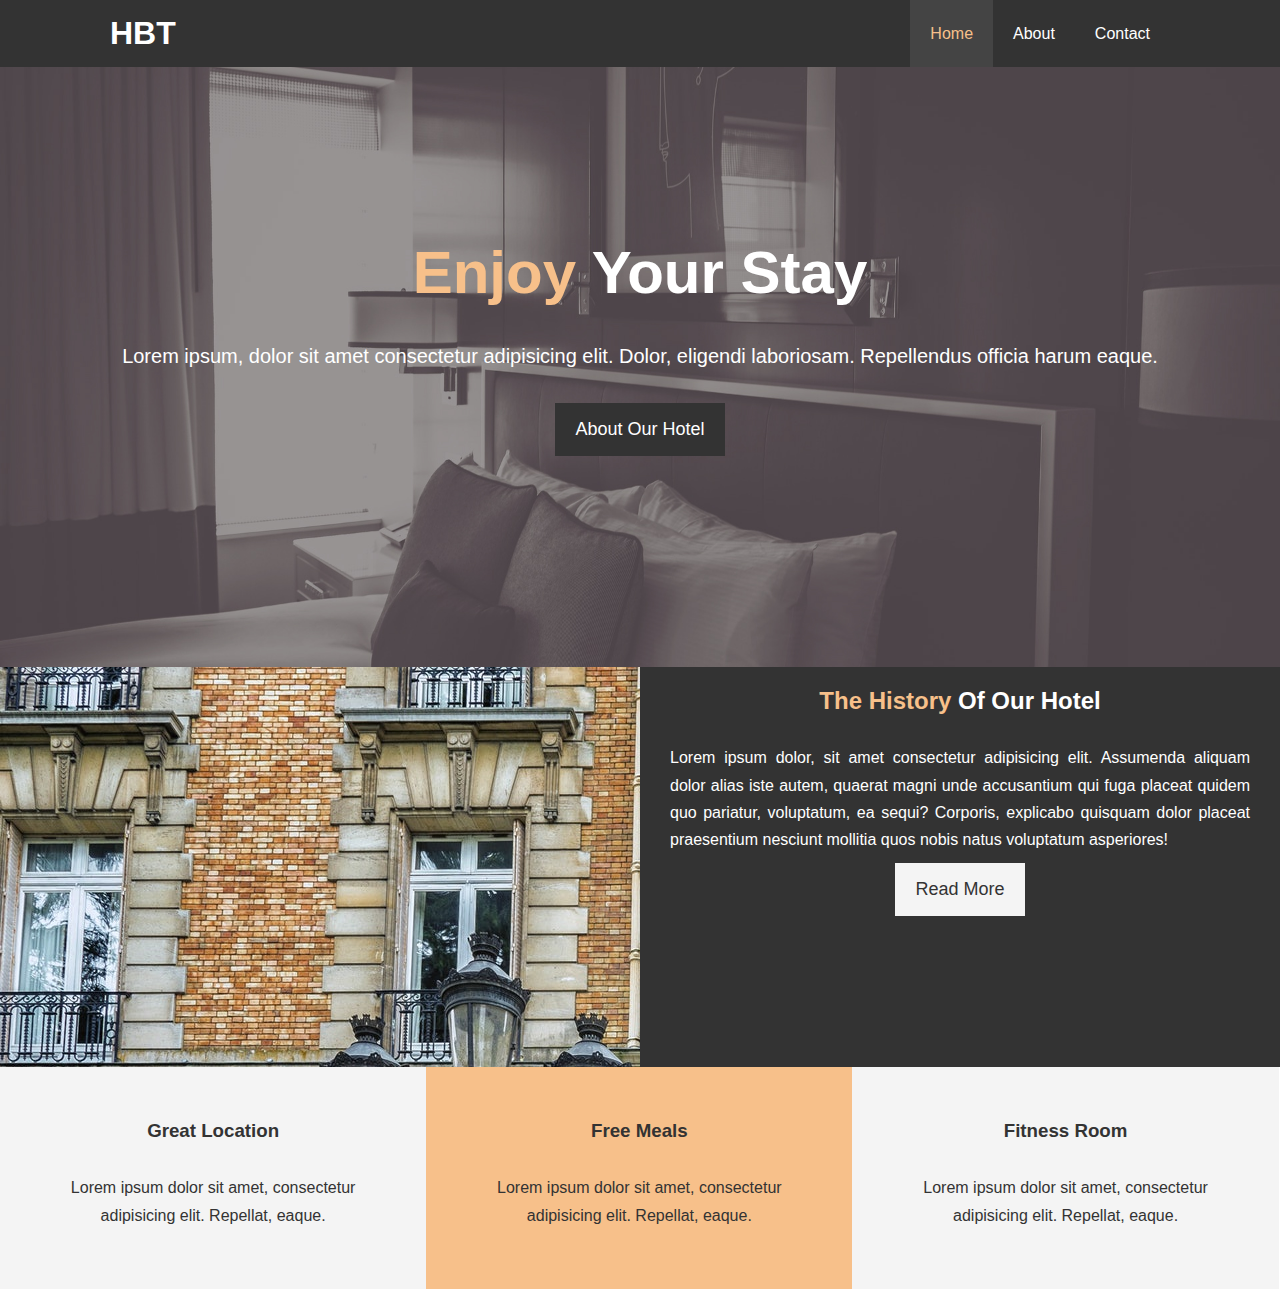
<file: 01_Hotel/index.html>
<!DOCTYPE html>
<html lang="en">
<head>
    <meta charset="UTF-8">
    <link rel="stylesheet" href="https://use.fontawesome.com/releases/v5.6.1/css/all.css" integrity="sha384-gfdkjb5BdAXd+lj+gudLWI+BXq4IuLW5IT+brZEZsLFm++aCMlF1V92rMkPaX4PP" crossorigin="anonymous">
    <link rel="stylesheet" href="css/style.css">
    <title>Hotel</title>
</head>

<body>
    <header>
        <nav id="navbar">
            <div class="container">
                <h1 id="logo"><a href="index.html">HBT</a></h1>
                <ul>
                    <li><a class="current" href="index.html">Home</a></li>
                    <li><a href="about.html">About</a></li>
                    <li><a href="contact.html">Contact</a></li>
                </ul>
            </div>
        </nav>
        <div id="showcase">
            <div class="container">
                <div class="showcase-content">
                    <h1><span class="text-primary">Enjoy</span> Your Stay</h1>
                    <p class="lead">Lorem ipsum, dolor sit amet consectetur adipisicing elit. Dolor, eligendi laboriosam. Repellendus officia harum eaque.</p>
                    <a href="about.html" class="btn">About Our Hotel</a>
                </div>
            </div>
        </div>
    </header>
    <section id="home-info" class="bg-dark">
        <div class="info-img"></div>
        <div class="info-content">
            <h2><Span class="text-primary">The History</Span> Of Our Hotel</h2>
            <p>Lorem ipsum dolor, sit amet consectetur adipisicing elit. Assumenda
                aliquam dolor alias iste autem, quaerat magni unde accusantium qui
                fuga placeat quidem quo pariatur, voluptatum, ea sequi? Corporis,
                explicabo quisquam dolor placeat praesentium nesciunt mollitia quos
                nobis natus voluptatum asperiores!</p>
            <a href="" class="btn btn-light">Read More</a>
        </div>
    </section>
    <section id="features">
        <div class="box bg-light">
            <i class="fas fa-hotel fa-3x"></i>
            <h3>Great Location</h3>
            <p>Lorem ipsum dolor sit amet, consectetur adipisicing elit. Repellat, eaque.</p>
        </div>
        <div class="box bg-primary">
            <i class="fas fa-utensils fa-3x"></i>
            <h3>Free Meals</h3>
            <p>Lorem ipsum dolor sit amet, consectetur adipisicing elit. Repellat, eaque.</p>
        </div>
        <div class="box bg-light">
            <i class="fas fa-dumbbell fa-3x"></i>
            <h3>Fitness Room</h3>
            <p>Lorem ipsum dolor sit amet, consectetur adipisicing elit. Repellat, eaque.</p>
        </div>
    </section>

    <div class="clr"></div>

    <footer></footer>
</body></html>
</file>
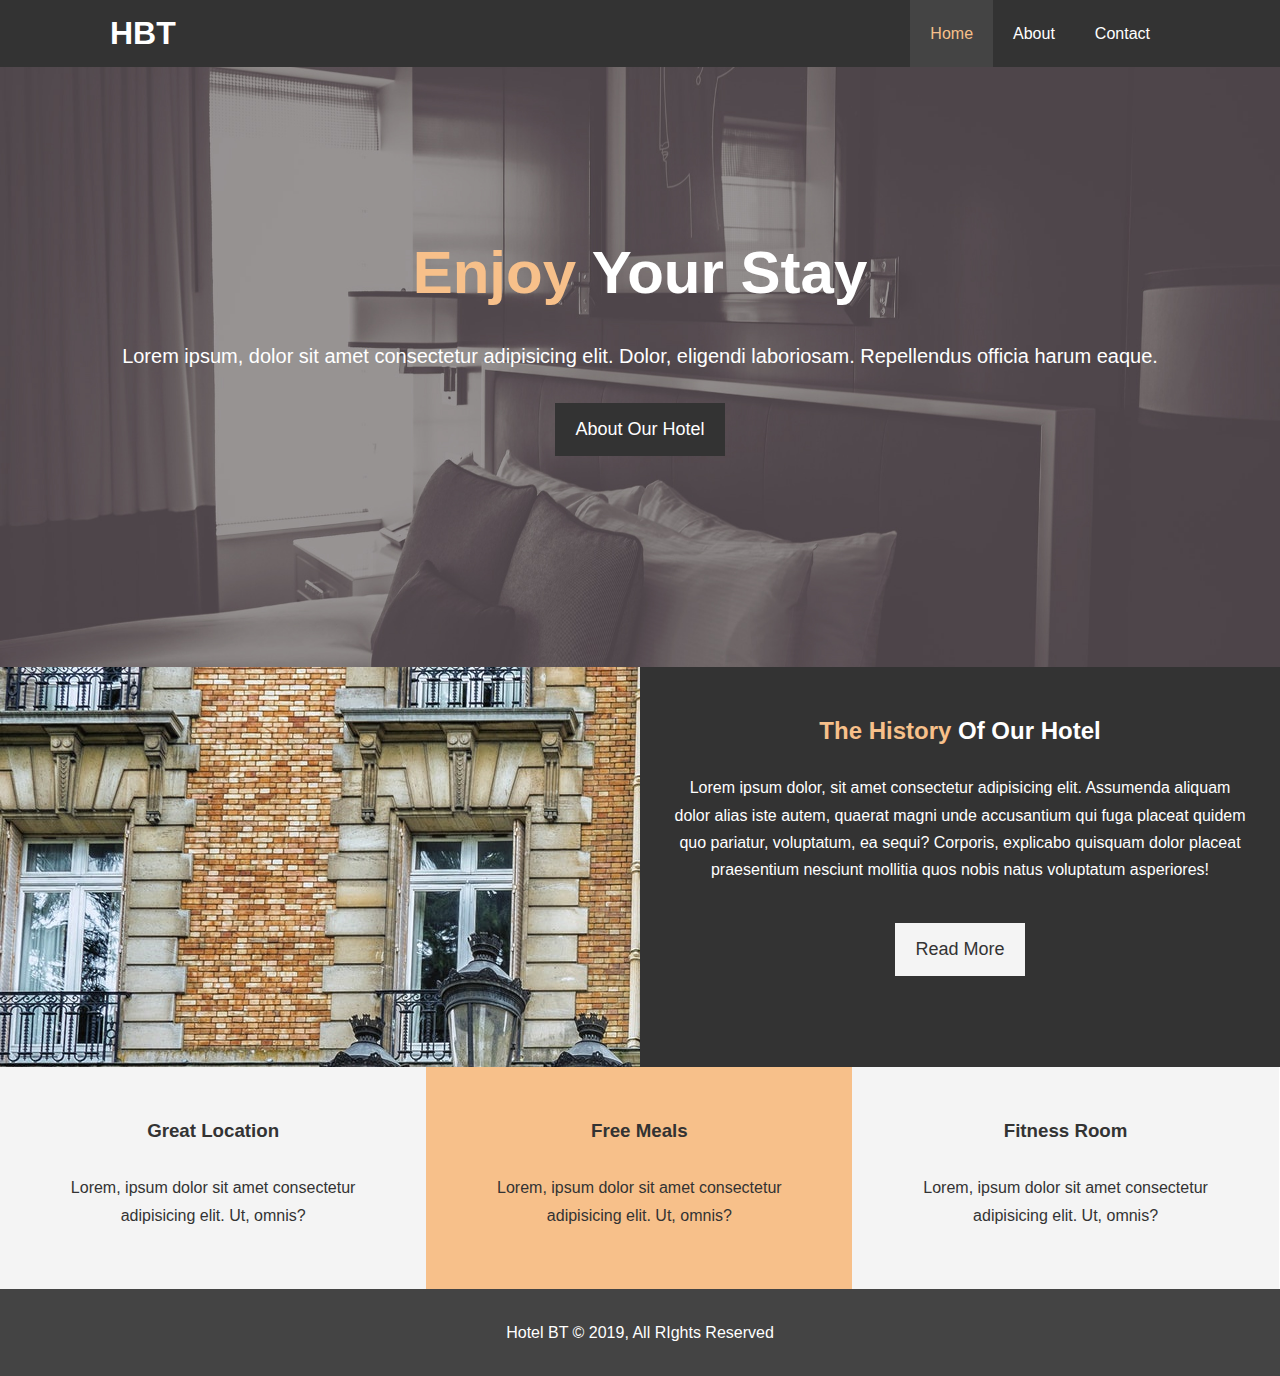
<file: 01_Hotel/_final/index.html>
<!DOCTYPE html>
<html lang="en">
<head>
  <meta charset="UTF-8">
  <meta name="viewport" content="width=device-width, initial-scale=1.0">
  <meta http-equiv="X-UA-Compatible" content="ie=edge">
  <meta name="description" content="Welcome to the most extraordinary hotel in Boston Massachusetts">
  <meta name="keywords" content="hotel,boston hotel,new england hotel">
  <link rel="stylesheet" href="https://use.fontawesome.com/releases/v5.6.1/css/all.css" integrity="sha384-gfdkjb5BdAXd+lj+gudLWI+BXq4IuLW5IT+brZEZsLFm++aCMlF1V92rMkPaX4PP" crossorigin="anonymous">
  <link rel="stylesheet" href="css/style.css">
  <title>Hotel BT | Welcome</title>
</head>
<body>
  <header>
    <nav id="navbar">
      <div class="container">
        <h1 class="logo"><a href="index.html">HBT</a></h1>
        <ul>
          <li><a class="current" href="index.html">Home</a></li>
          <li><a href="about.html">About</a></li>
          <li><a href="contact.html">Contact</a></li>
        </ul>
      </div>
    </nav>

    <div id="showcase">
      <div class="container">
        <div class="showcase-content">
          <h1><span class="text-primary">Enjoy</span> Your Stay</h1>
          <p class="lead">Lorem ipsum, dolor sit amet consectetur adipisicing elit. Dolor, eligendi laboriosam. Repellendus officia harum eaque.</p>
          <a class="btn" href="about.html">About Our Hotel</a>
        </div>
      </div>
    </div>
  </header>

  <section id="home-info" class="bg-dark">
    <div class="info-img"></div>
    <div class="info-content">
      <h2><span class="text-primary">The History</span> Of Our Hotel</h2>
      <p>
          Lorem ipsum dolor, sit amet consectetur adipisicing elit. Assumenda
          aliquam dolor alias iste autem, quaerat magni unde accusantium qui
          fuga placeat quidem quo pariatur, voluptatum, ea sequi? Corporis,
          explicabo quisquam dolor placeat praesentium nesciunt mollitia quos
          nobis natus voluptatum asperiores!
      </p>
      <a href="about.html" class="btn btn-light">Read More</a>
    </div>
  </section>

  <section id="features">
    <div class="box bg-light">
      <i class="fas fa-hotel fa-3x"></i>
      <h3>Great Location</h3>
      <p>Lorem, ipsum dolor sit amet consectetur adipisicing elit. Ut, omnis?</p>
    </div>
    <div class="box bg-primary">
        <i class="fas fa-utensils fa-3x"></i>
        <h3>Free Meals</h3>
        <p>Lorem, ipsum dolor sit amet consectetur adipisicing elit. Ut, omnis?</p>
    </div>
    <div class="box bg-light">
        <i class="fas fa-dumbbell fa-3x"></i>
        <h3>Fitness Room</h3>
        <p>Lorem, ipsum dolor sit amet consectetur adipisicing elit. Ut, omnis?</p>
    </div>
  </section>

  <div class="clr"></div>

  <footer id="main-footer">
    <p>Hotel BT &copy; 2019, All RIghts Reserved</p>
  </footer>
</body>
</html>
</file>
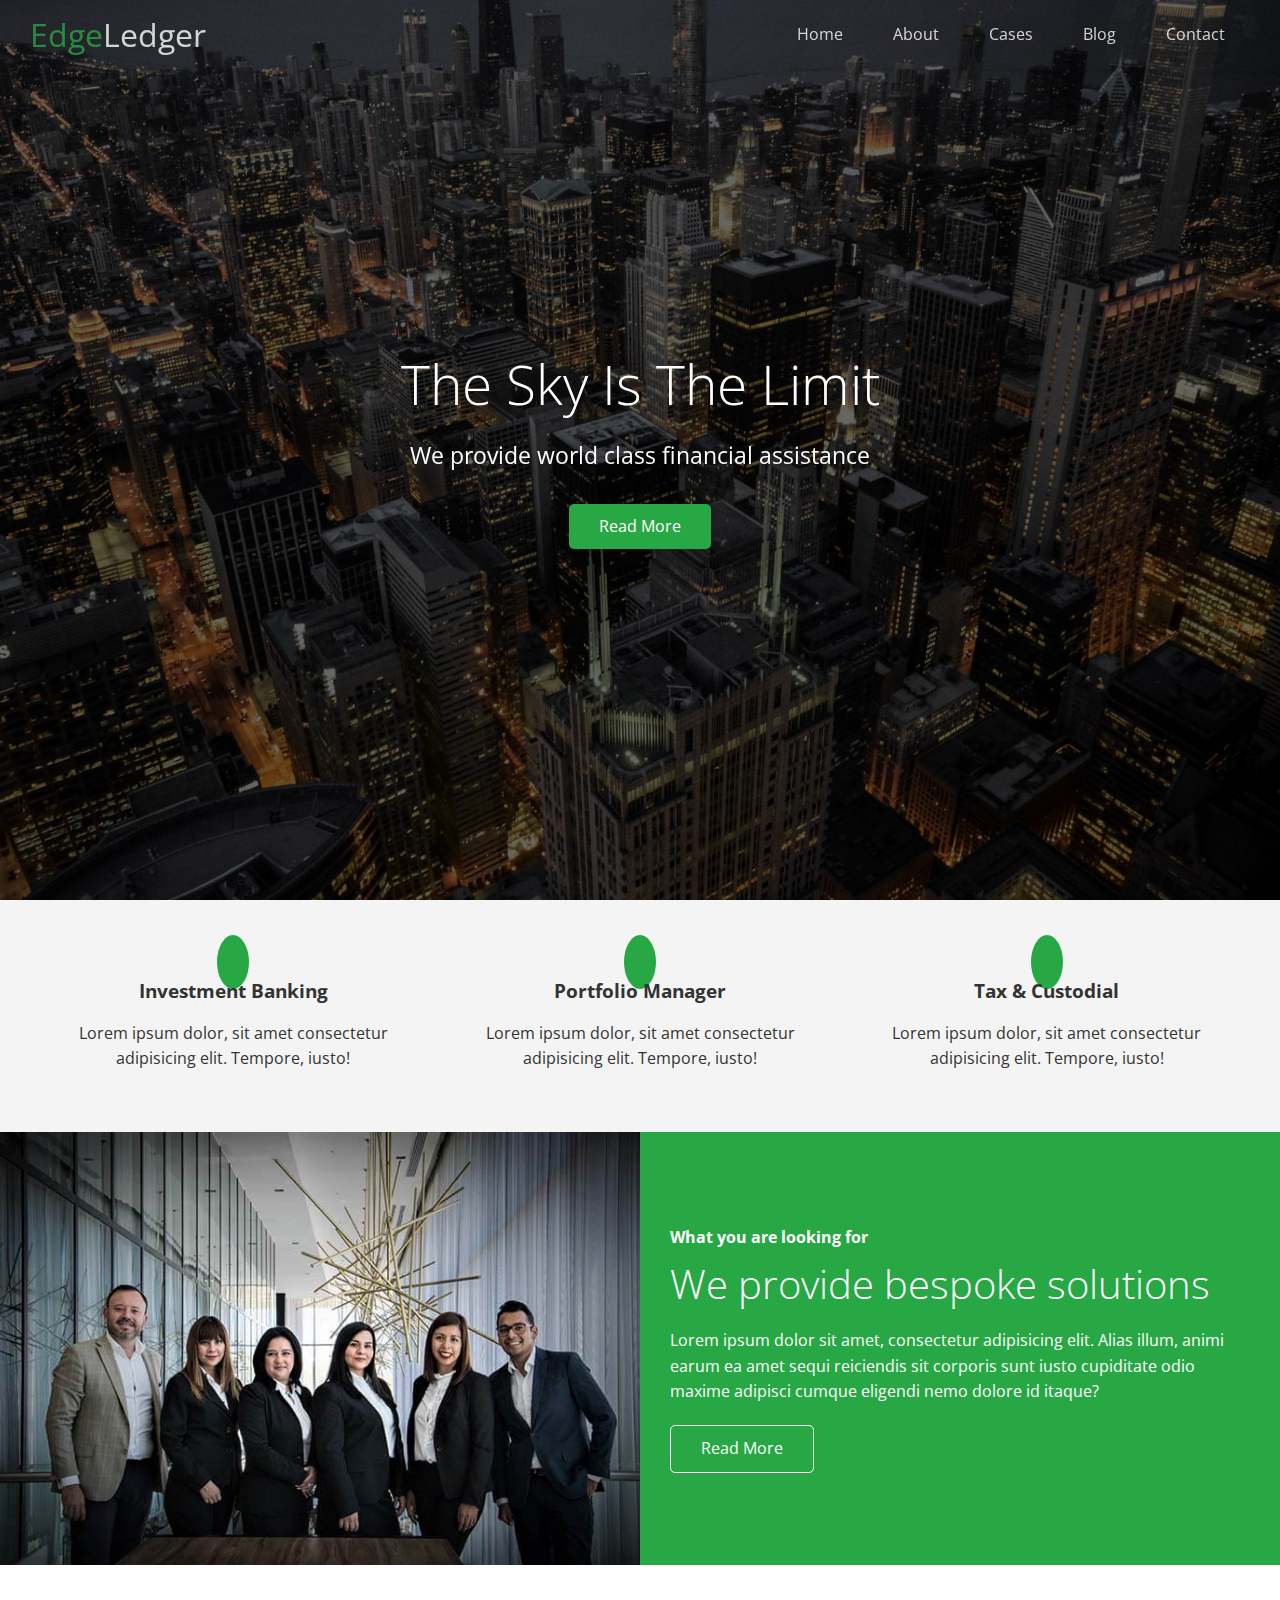
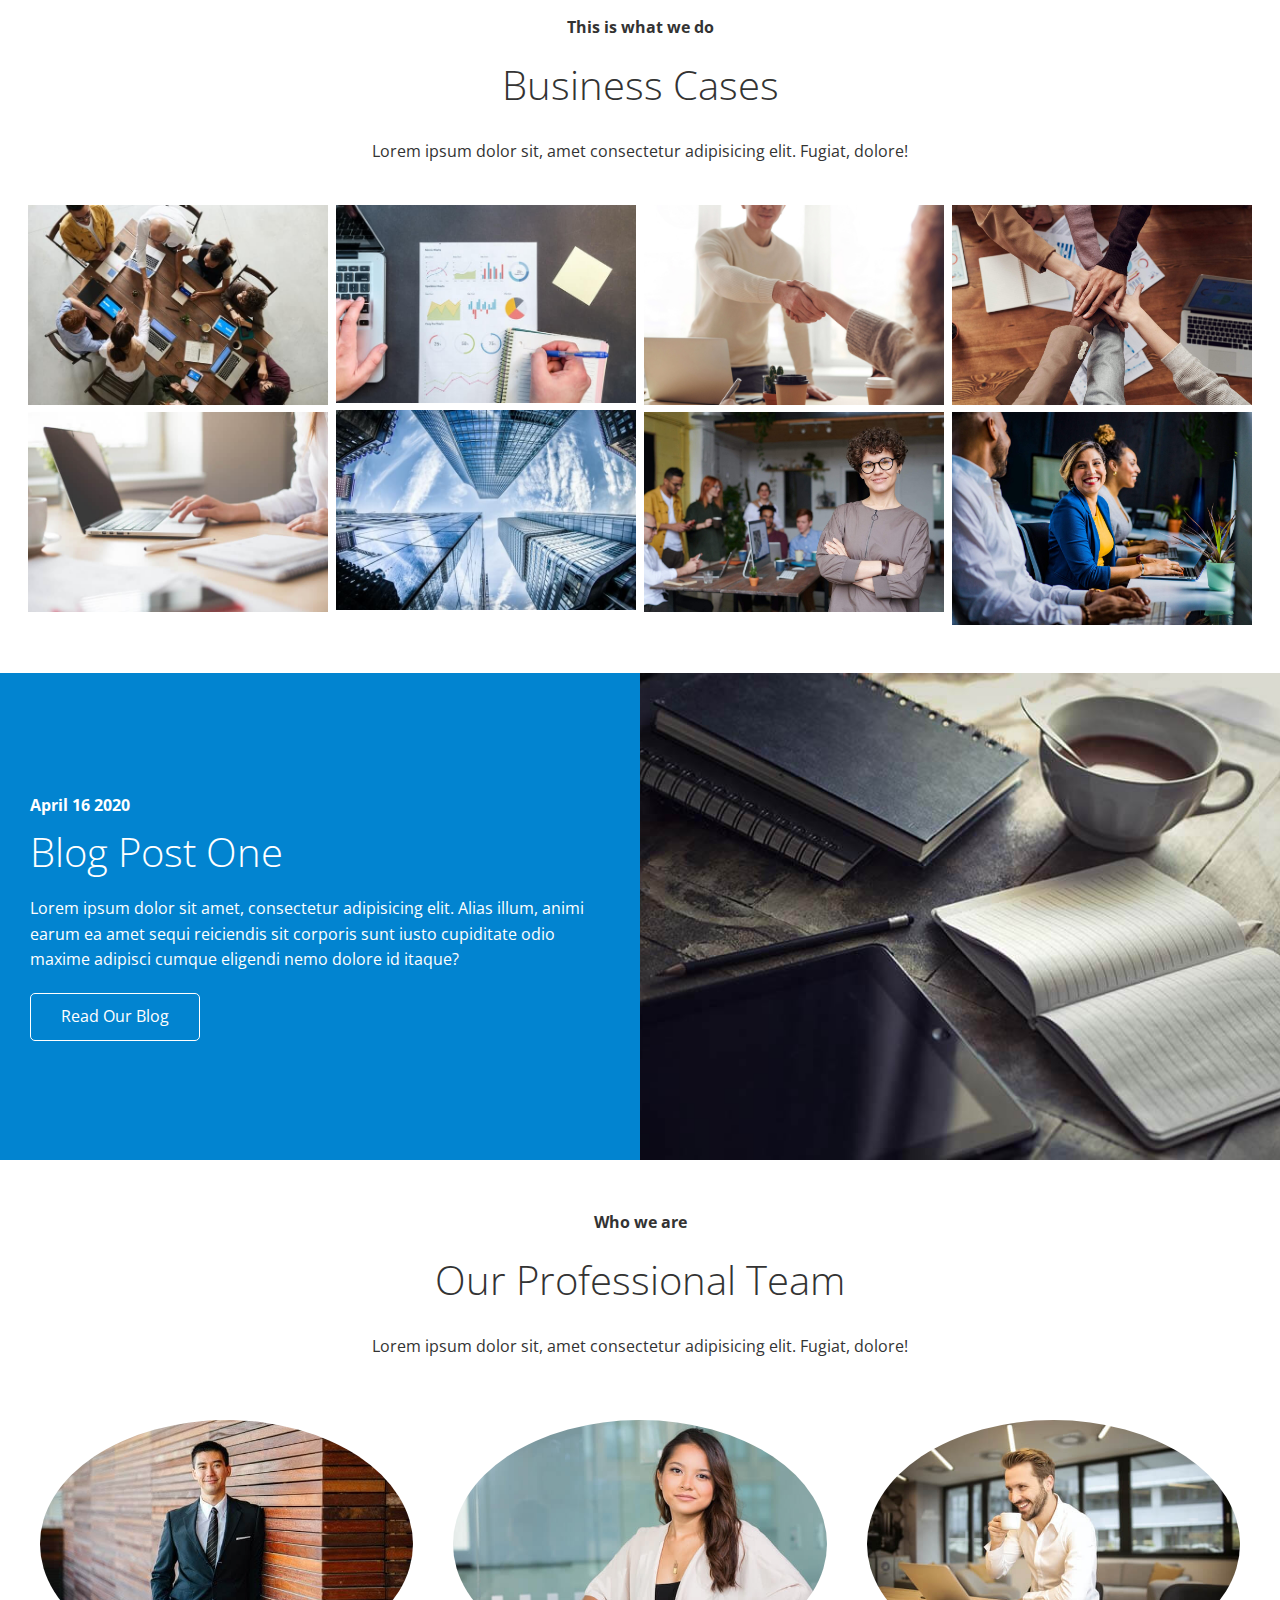
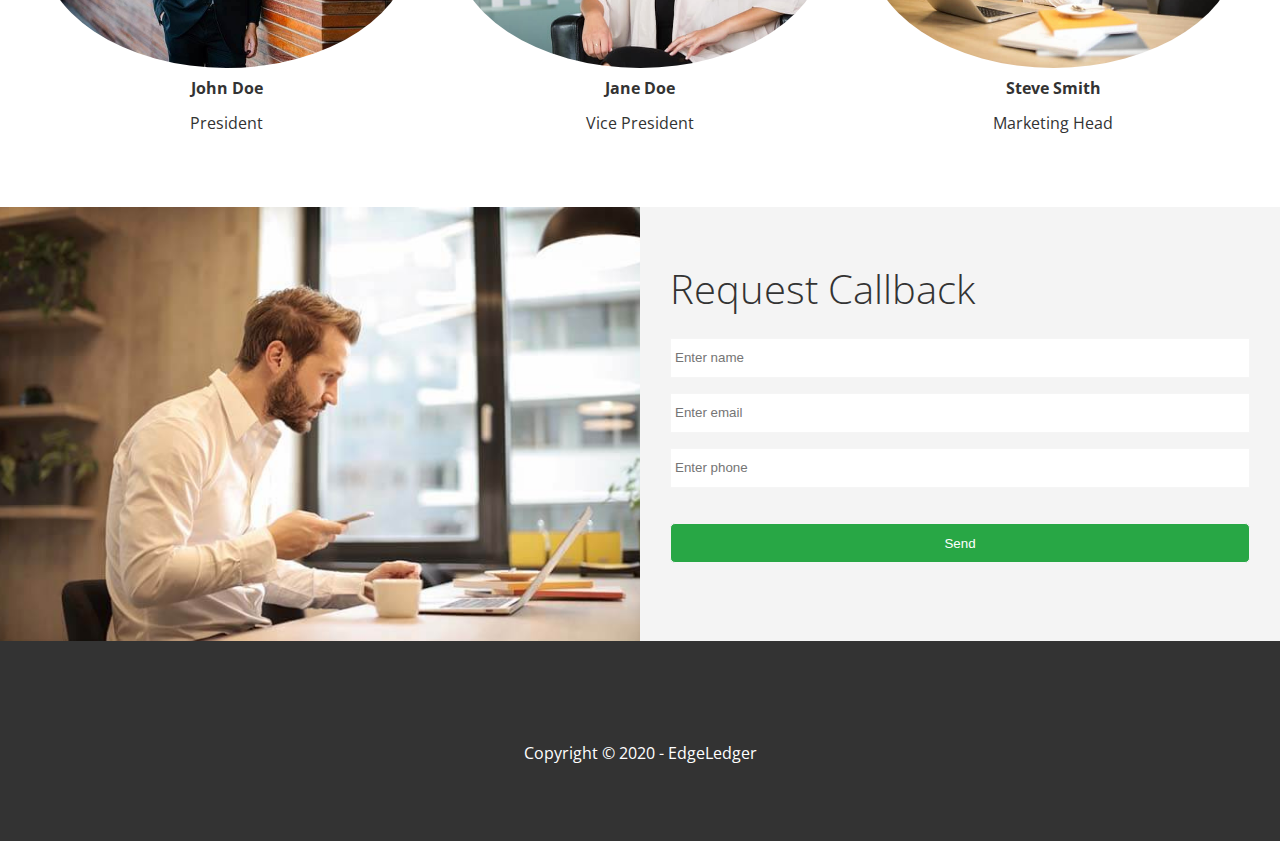
<file: 02_EdgeLedger/_final/index.html>
<!DOCTYPE html>
<html lang="en">

<head>
  <meta charset="UTF-8" />
  <meta name="viewport" content="width=device-width, initial-scale=1.0" />
  <link rel="shortcut icon" type="image/x-icon" href="/favicon.ico" />
  <link rel="stylesheet" href="https://cdnjs.cloudflare.com/ajax/libs/font-awesome/5.13.0/css/all.min.css"
    integrity="sha256-h20CPZ0QyXlBuAw7A+KluUYx/3pK+c7lYEpqLTlxjYQ=" crossorigin="anonymous" />
  <link rel="stylesheet" href="css/lightbox.min.css" />
  <link rel="stylesheet" href="css/utilities.css" />
  <link rel="stylesheet" href="css/style.css" />
  <title>Welcome To EdgeLedger</title>
</head>

<body id="home">
  <header class="hero">
    <div id="navbar" class="navbar top">
      <h1 class="logo">
        <span class="text-primary"><i class="fas fa-book-open"></i> Edge</span>Ledger
      </h1>
      <nav>
        <ul>
          <li><a href="#home">Home</a></li>
          <li><a href="#about">About</a></li>
          <li><a href="#cases">Cases</a></li>
          <li><a href="#blog">Blog</a></li>
          <li><a href="#contact">Contact</a></li>
        </ul>
      </nav>
    </div>

    <div class="content">
      <h1>The Sky Is The Limit</h1>
      <p>We provide world class financial assistance</p>
      <a href="#about" class="btn"><i class="fas fa-chevron-right"></i> Read More</a>
    </div>
  </header>

  <main>
    <!-- About: Icons -->
    <section id="about" class="icons bg-light">
      <div class="flex-items">
        <div>
          <i class="fas fa-university fa-2x"></i>
          <div>
            <h3>Investment Banking</h3>
            <p>
              Lorem ipsum dolor, sit amet consectetur adipisicing elit.
              Tempore, iusto!
            </p>
          </div>
        </div>
        <div>
          <i class="fas fa-book-reader fa-2x"></i>
          <div>
            <h3>Portfolio Manager</h3>
            <p>
              Lorem ipsum dolor, sit amet consectetur adipisicing elit.
              Tempore, iusto!
            </p>
          </div>
        </div>
        <div>
          <i class="fas fa-pencil-alt fa-2x"></i>
          <div>
            <h3>Tax & Custodial</h3>
            <p>
              Lorem ipsum dolor, sit amet consectetur adipisicing elit.
              Tempore, iusto!
            </p>
          </div>
        </div>
      </div>
    </section>

    <!-- About:Solutions -->
    <section class="solutions flex-columns">
      <div class="row">
        <div class="column">
          <div class="column-1">
            <img src="images/home/people.jpg" alt="" />
          </div>
        </div>
        <div class="column">
          <div class="column-2 bg-primary">
            <h4>What you are looking for</h4>
            <h2>We provide bespoke solutions</h2>
            <p>
              Lorem ipsum dolor sit amet, consectetur adipisicing elit. Alias
              illum, animi earum ea amet sequi reiciendis sit corporis sunt
              iusto cupiditate odio maxime adipisci cumque eligendi nemo
              dolore id itaque?
            </p>
            <a href="#" class="btn btn-outline">
              <i class="fas fa-chevron"></i>
              Read More
            </a>
          </div>
        </div>
      </div>
    </section>

    <!-- Cases -->
    <section id="cases" class="cases flex-grid section-padding">
      <header class="section-header">
        <h4>This is what we do</h4>
        <h2>Business Cases</h2>
        <p>
          Lorem ipsum dolor sit, amet consectetur adipisicing elit. Fugiat,
          dolore!
        </p>
      </header>
      <div class="row">
        <div class="column">
          <a href="images/cases/cases1.jpg" data-lightbox="cases" data-title="Lorem ipsum dolor sit, amet consectetur adipisicing elit. Fugiat,
              dolore!">
            <img src="images/cases/cases1.jpg" alt="" />
          </a>
          <a href="images/cases/cases2.jpg" data-lightbox="cases" data-title="Lorem ipsum dolor sit, amet consectetur adipisicing elit. Fugiat,
              dolore!">
            <img src="images/cases/cases2.jpg" alt="" />
          </a>
        </div>
        <div class="column">
          <a href="images/cases/cases3.jpg" data-lightbox="cases" data-title="Lorem ipsum dolor sit, amet consectetur adipisicing elit. Fugiat,
            dolore!">
            <img src="images/cases/cases3.jpg" alt="" />
          </a>
          <a href="images/cases/cases4.jpg" data-lightbox="cases" data-title="Lorem ipsum dolor sit, amet consectetur adipisicing elit. Fugiat,
              dolore!">
            <img src="images/cases/cases4.jpg" alt="" />
          </a>
        </div>
        <div class="column">
          <a href="images/cases/cases5.jpg" data-lightbox="cases" data-title="Lorem ipsum dolor sit, amet consectetur adipisicing elit. Fugiat,
            dolore!">
            <img src="images/cases/cases5.jpg" alt="" />
          </a>
          <a href="images/cases/cases6.jpg" data-lightbox="cases" data-title="Lorem ipsum dolor sit, amet consectetur adipisicing elit. Fugiat,
              dolore!">
            <img src="images/cases/cases6.jpg" alt="" />
          </a>
        </div>
        <div class="column">
          <a href="images/cases/cases7.jpg" data-lightbox="cases" data-title="Lorem ipsum dolor sit, amet consectetur adipisicing elit. Fugiat,
            dolore!">
            <img src="images/cases/cases7.jpg" alt="" />
          </a>
          <a href="images/cases/cases8.jpg" data-lightbox="cases" data-title="Lorem ipsum dolor sit, amet consectetur adipisicing elit. Fugiat,
              dolore!">
            <img src="images/cases/cases8.jpg" alt="" />
          </a>
        </div>
      </div>
    </section>

    <!-- Blog -->
    <section id="blog" class="blog flex-columns flex-reverse">
      <div class="row">
        <div class="column">
          <div class="column-1">
            <img src="images/home/blog.jpg" alt="" />
          </div>
        </div>
        <div class="column">
          <div class="column-2 bg-secondary">
            <h4>April 16 2020</h4>
            <h2>Blog Post One</h2>
            <p>
              Lorem ipsum dolor sit amet, consectetur adipisicing elit. Alias
              illum, animi earum ea amet sequi reiciendis sit corporis sunt
              iusto cupiditate odio maxime adipisci cumque eligendi nemo
              dolore id itaque?
            </p>
            <a href="blog.html" class="btn btn-outline">
              <i class="fas fa-chevron"></i>
              Read Our Blog
            </a>
          </div>
        </div>
      </div>
    </section>

    <!-- Team -->
    <section id="team" class="team section-padding">
      <header class="section-header">
        <h4>Who we are</h4>
        <h2>Our Professional Team</h2>
        <p>
          Lorem ipsum dolor sit, amet consectetur adipisicing elit. Fugiat,
          dolore!
        </p>
      </header>
      <div class="flex-items">
        <div>
          <img src="images/team/person1.jpg" alt="" />
          <h4>John Doe</h4>
          <p>President</p>
        </div>
        <div>
          <img src="images/team/person2.jpg" alt="" />
          <h4>Jane Doe</h4>
          <p>Vice President</p>
        </div>
        <div>
          <img src="images/team/person3.jpg" alt="" />
          <h4>Steve Smith</h4>
          <p>Marketing Head</p>
        </div>
      </div>
    </section>

    <!-- Contact -->
    <section id="contact" class="contact flex-columns">
      <div class="row">
        <div class="column">
          <div class="column-1">
            <img src="images/home/contact.jpg" alt="" />
          </div>
        </div>
        <div class="column">
          <div class="column-2 bg-light">
            <h2>Request Callback</h2>
            <form action="" class="callback-form">
              <div class="form-control">
                <label for="name"></label>
                <input type="text" name="name" id="name" placeholder="Enter name" />
              </div>
              <div class="form-control">
                <label for="email"></label>
                <input type="email" name="email" id="email" placeholder="Enter email" />
              </div>
              <div class="form-control">
                <label for="phone"></label>
                <input type="text" name="phone" id="phone" placeholder="Enter phone" />
              </div>
              <input type="submit" value="Send" id="submit" class="btn" />
            </form>
          </div>
        </div>
      </div>
    </section>
  </main>

  <footer class="footer bg-dark">
    <div class="social">
      <a href="#"><i class="fab fa-facebook fa-2x"></i></a>
      <a href="#"><i class="fab fa-twitter fa-2x"></i></a>
      <a href="#"><i class="fab fa-youtube fa-2x"></i></a>
      <a href="#"><i class="fab fa-linkedin fa-2x"></i></a>
    </div>
    <p>Copyright &copy; 2020 - EdgeLedger</p>
  </footer>

  <script src="https://code.jquery.com/jquery-3.5.0.min.js"
    integrity="sha256-xNzN2a4ltkB44Mc/Jz3pT4iU1cmeR0FkXs4pru/JxaQ=" crossorigin="anonymous"></script>
  <script src="js/lightbox.min.js"></script>
  <script>
    const navbar = document.getElementById('navbar');
    let scrolled = false;

    window.onscroll = function () {
      if (window.pageYOffset > 100) {
        navbar.classList.remove('top');
        if (!scrolled) {
          navbar.style.transform = 'translateY(-70px)';
        }
        setTimeout(function () {
          navbar.style.transform = 'translateY(0)';
          scrolled = true;
        }, 200);
      } else {
        navbar.classList.add('top');
        scrolled = false;
      }
    };

    // Smooth Scrolling
    $('#navbar a, .btn').on('click', function (e) {
      if (this.hash !== '') {
        e.preventDefault();

        const hash = this.hash;

        $('html, body').animate({
            scrollTop: $(hash).offset().top - 100,
          },
          800
        );
      }
    });
  </script>
</body>

</html>
</file>
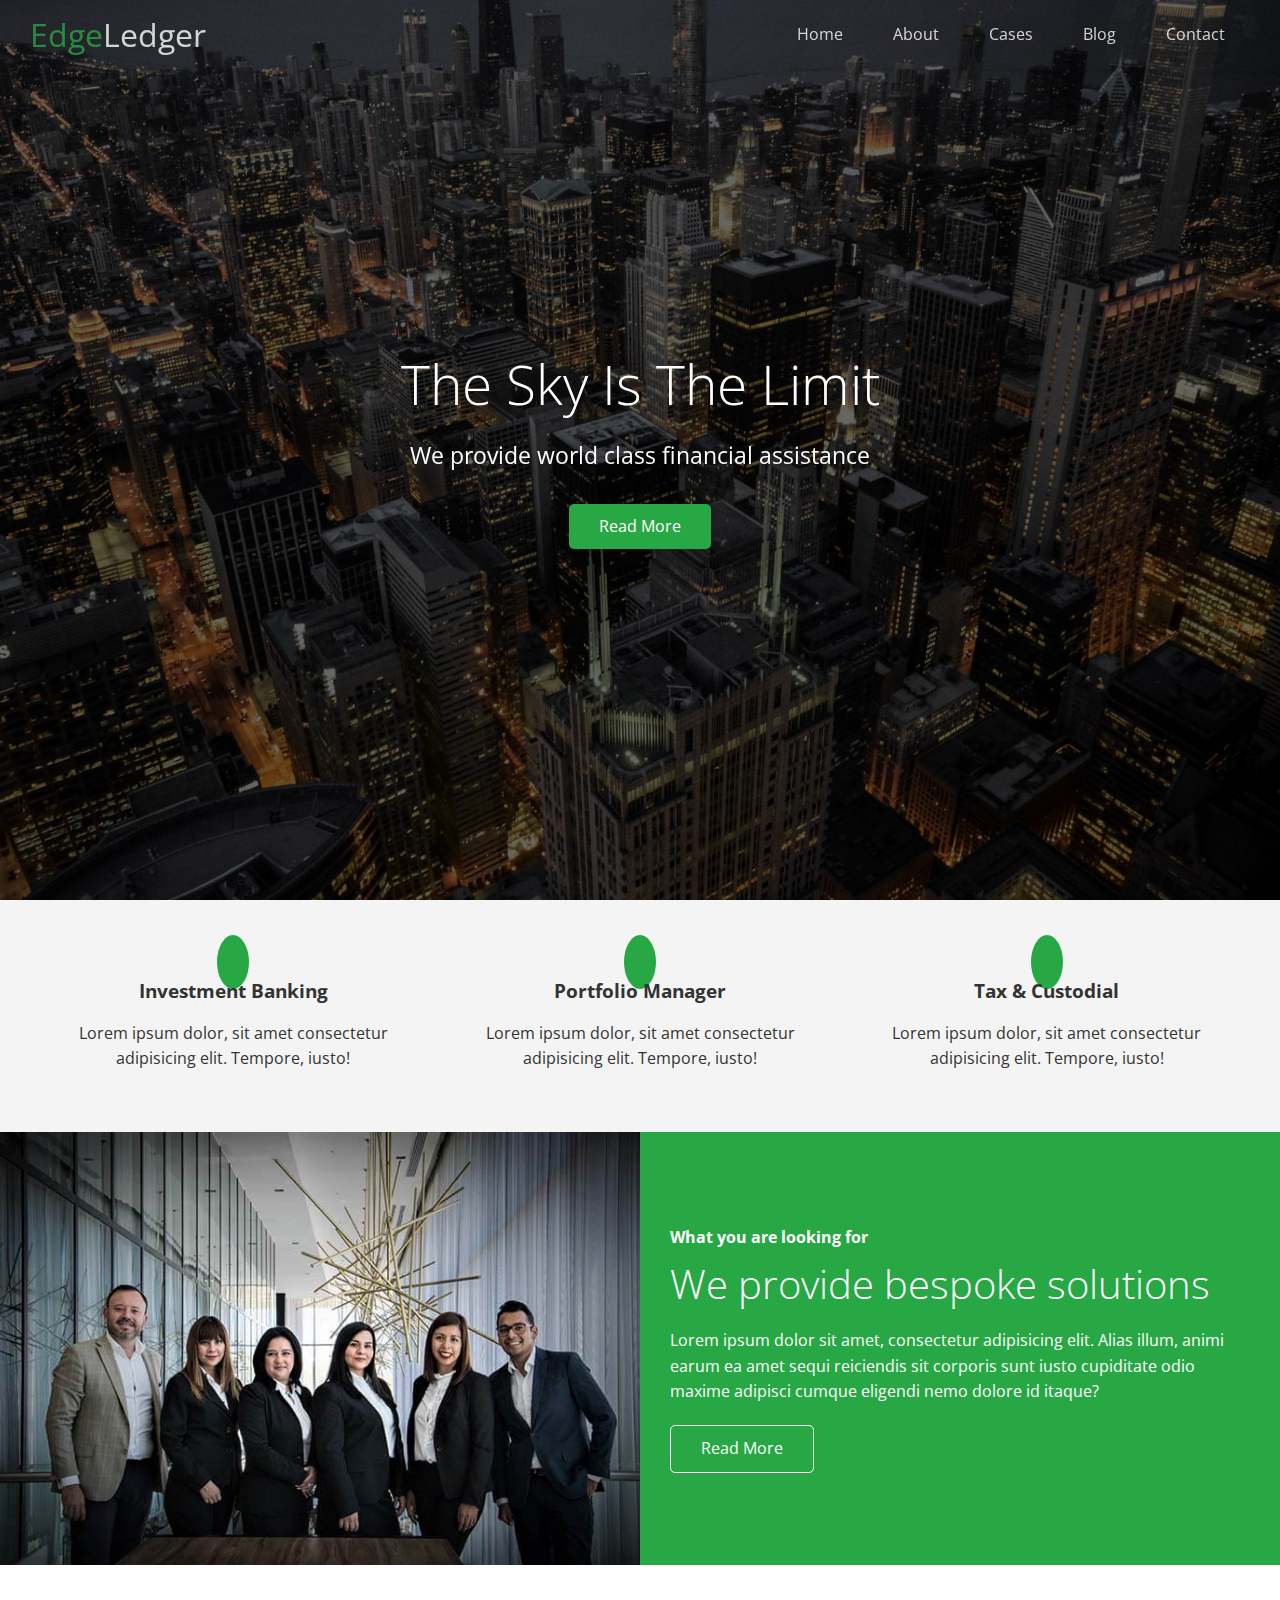
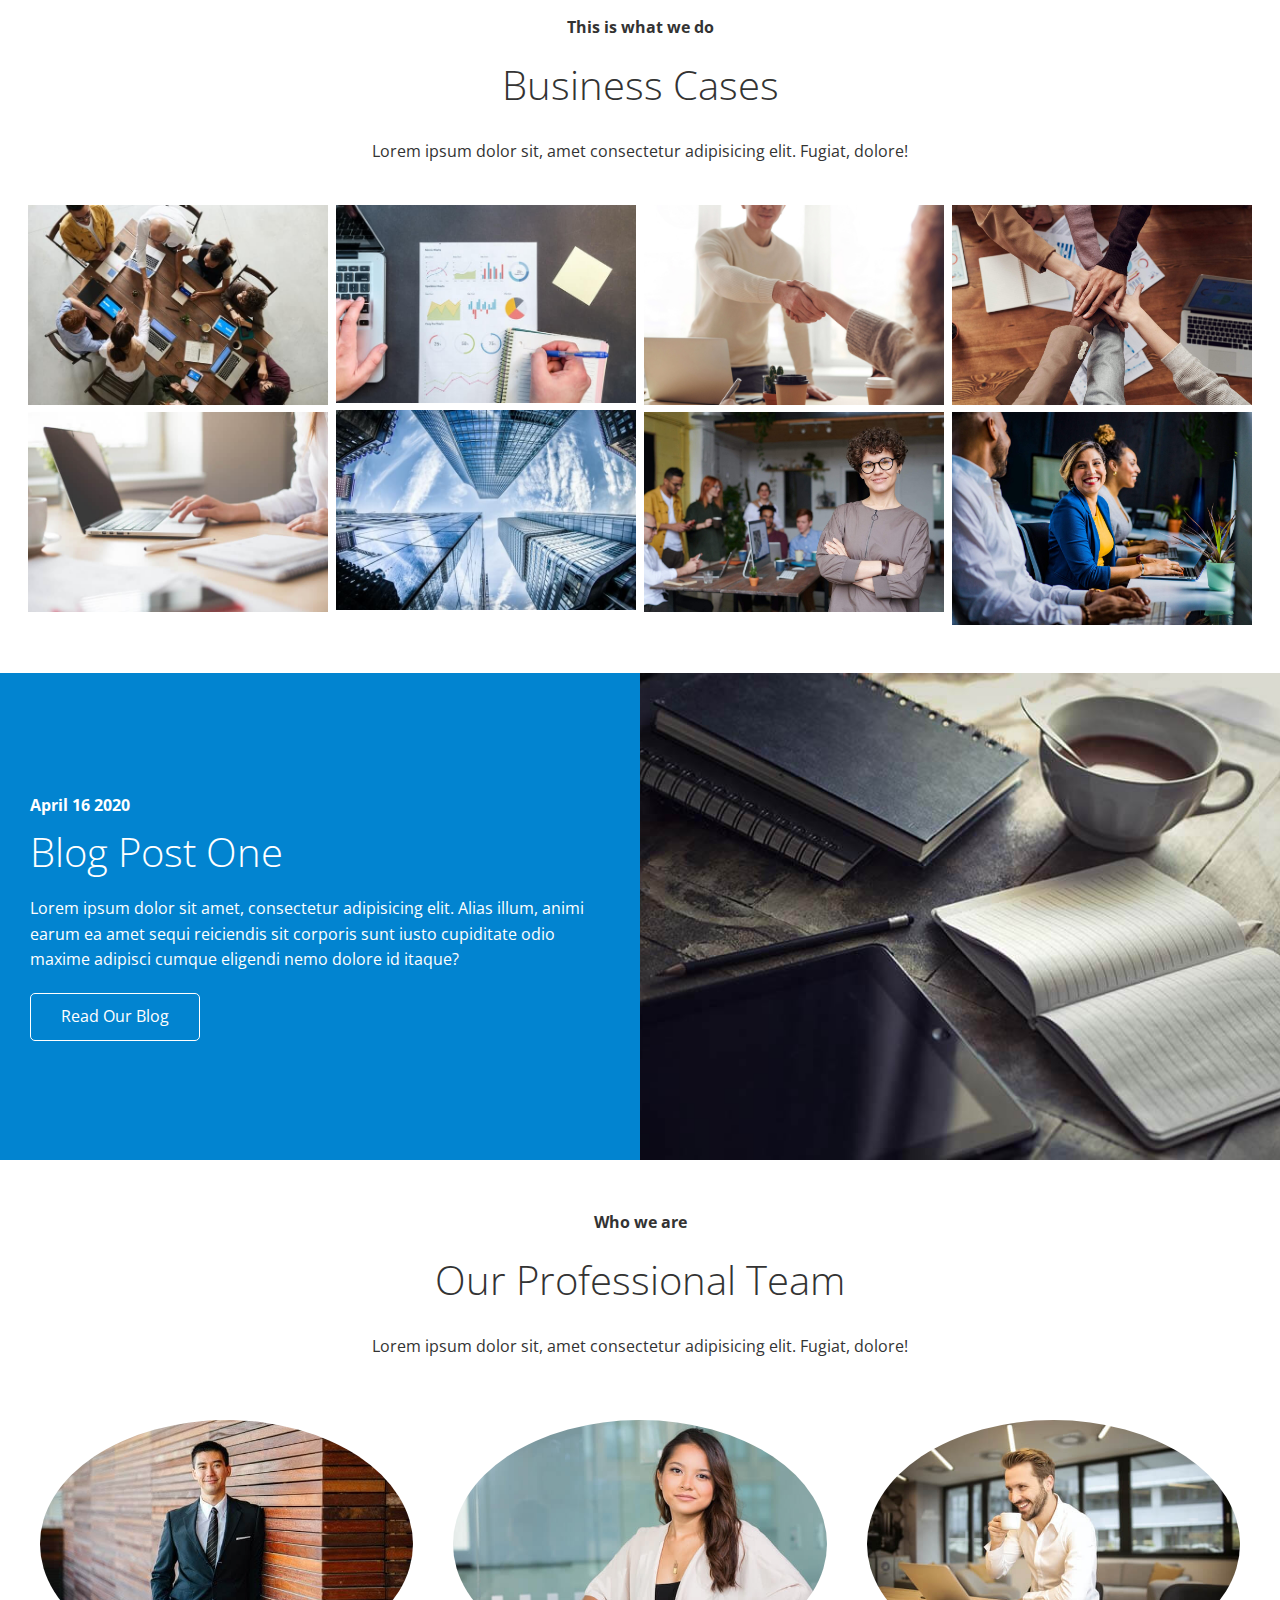
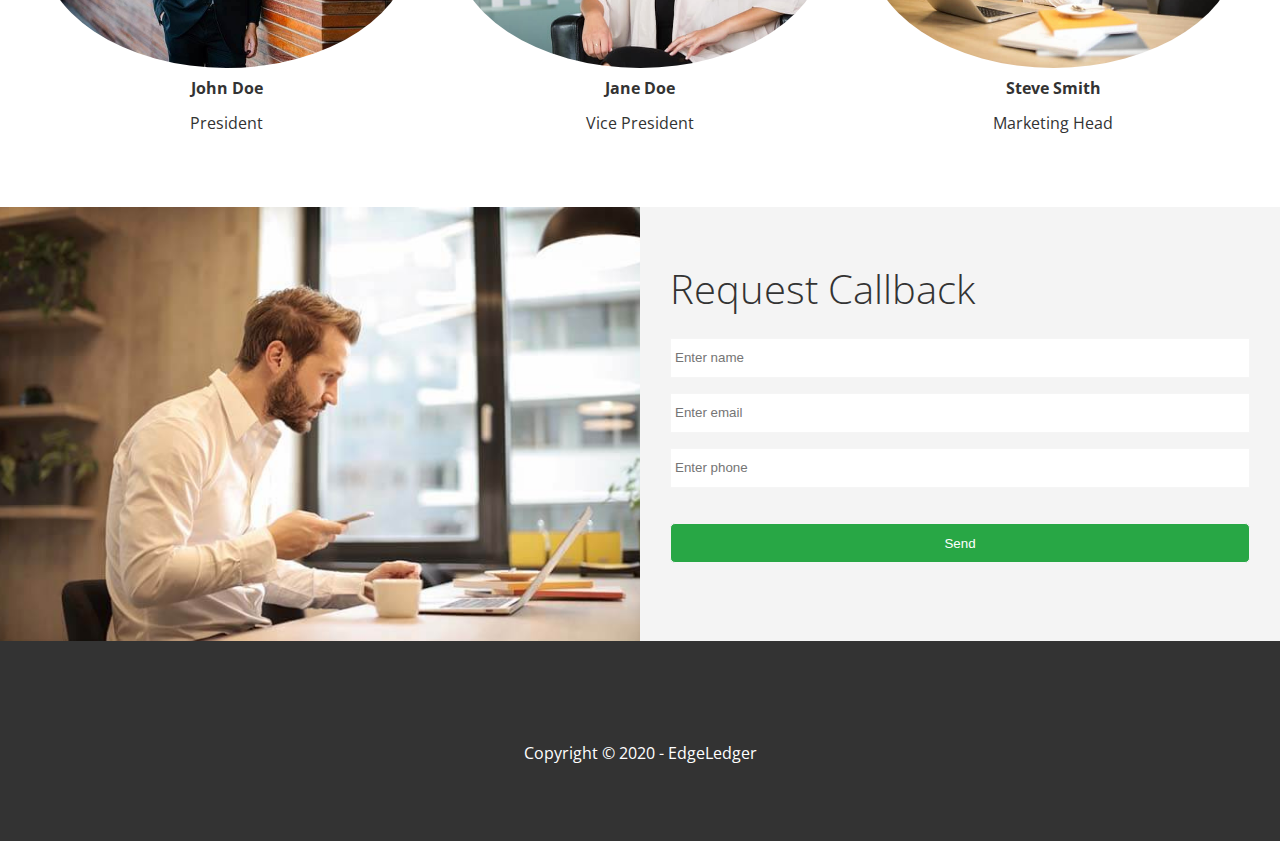
<file: 02_EdgeLedger/final/index.html>
<!DOCTYPE html>
<html lang="en">

<head>
  <meta charset="UTF-8" />
  <meta name="viewport" content="width=device-width, initial-scale=1.0" />
  <link rel="shortcut icon" type="image/x-icon" href="/favicon.ico" />
  <link rel="stylesheet" href="https://cdnjs.cloudflare.com/ajax/libs/font-awesome/5.13.0/css/all.min.css"
    integrity="sha256-h20CPZ0QyXlBuAw7A+KluUYx/3pK+c7lYEpqLTlxjYQ=" crossorigin="anonymous" />
  <link rel="stylesheet" href="css/lightbox.min.css" />
  <link rel="stylesheet" href="css/utilities.css" />
  <link rel="stylesheet" href="css/style.css" />
  <title>Welcome To EdgeLedger</title>
</head>

<body id="home">
  <header class="hero">
    <div id="navbar" class="navbar top">
      <h1 class="logo">
        <span class="text-primary"><i class="fas fa-book-open"></i> Edge</span>Ledger
      </h1>
      <nav>
        <ul>
          <li><a href="#home">Home</a></li>
          <li><a href="#about">About</a></li>
          <li><a href="#cases">Cases</a></li>
          <li><a href="#blog">Blog</a></li>
          <li><a href="#contact">Contact</a></li>
        </ul>
      </nav>
    </div>

    <div class="content">
      <h1>The Sky Is The Limit</h1>
      <p>We provide world class financial assistance</p>
      <a href="#about" class="btn"><i class="fas fa-chevron-right"></i> Read More</a>
    </div>
  </header>

  <main>
    <!-- About: Icons -->
    <section id="about" class="icons bg-light">
      <div class="flex-items">
        <div>
          <i class="fas fa-university fa-2x"></i>
          <div>
            <h3>Investment Banking</h3>
            <p>
              Lorem ipsum dolor, sit amet consectetur adipisicing elit.
              Tempore, iusto!
            </p>
          </div>
        </div>
        <div>
          <i class="fas fa-book-reader fa-2x"></i>
          <div>
            <h3>Portfolio Manager</h3>
            <p>
              Lorem ipsum dolor, sit amet consectetur adipisicing elit.
              Tempore, iusto!
            </p>
          </div>
        </div>
        <div>
          <i class="fas fa-pencil-alt fa-2x"></i>
          <div>
            <h3>Tax & Custodial</h3>
            <p>
              Lorem ipsum dolor, sit amet consectetur adipisicing elit.
              Tempore, iusto!
            </p>
          </div>
        </div>
      </div>
    </section>

    <!-- About:Solutions -->
    <section class="solutions flex-columns">
      <div class="row">
        <div class="column">
          <div class="column-1">
            <img src="images/home/people.jpg" alt="" />
          </div>
        </div>
        <div class="column">
          <div class="column-2 bg-primary">
            <h4>What you are looking for</h4>
            <h2>We provide bespoke solutions</h2>
            <p>
              Lorem ipsum dolor sit amet, consectetur adipisicing elit. Alias
              illum, animi earum ea amet sequi reiciendis sit corporis sunt
              iusto cupiditate odio maxime adipisci cumque eligendi nemo
              dolore id itaque?
            </p>
            <a href="#" class="btn btn-outline">
              <i class="fas fa-chevron"></i>
              Read More
            </a>
          </div>
        </div>
      </div>
    </section>

    <!-- Cases -->
    <section id="cases" class="cases flex-grid section-padding">
      <header class="section-header">
        <h4>This is what we do</h4>
        <h2>Business Cases</h2>
        <p>
          Lorem ipsum dolor sit, amet consectetur adipisicing elit. Fugiat,
          dolore!
        </p>
      </header>
      <div class="row">
        <div class="column">
          <a href="images/cases/cases1.jpg" data-lightbox="cases" data-title="Lorem ipsum dolor sit, amet consectetur adipisicing elit. Fugiat,
              dolore!">
            <img src="images/cases/cases1.jpg" alt="" />
          </a>
          <a href="images/cases/cases2.jpg" data-lightbox="cases" data-title="Lorem ipsum dolor sit, amet consectetur adipisicing elit. Fugiat,
              dolore!">
            <img src="images/cases/cases2.jpg" alt="" />
          </a>
        </div>
        <div class="column">
          <a href="images/cases/cases3.jpg" data-lightbox="cases" data-title="Lorem ipsum dolor sit, amet consectetur adipisicing elit. Fugiat,
            dolore!">
            <img src="images/cases/cases3.jpg" alt="" />
          </a>
          <a href="images/cases/cases4.jpg" data-lightbox="cases" data-title="Lorem ipsum dolor sit, amet consectetur adipisicing elit. Fugiat,
              dolore!">
            <img src="images/cases/cases4.jpg" alt="" />
          </a>
        </div>
        <div class="column">
          <a href="images/cases/cases5.jpg" data-lightbox="cases" data-title="Lorem ipsum dolor sit, amet consectetur adipisicing elit. Fugiat,
            dolore!">
            <img src="images/cases/cases5.jpg" alt="" />
          </a>
          <a href="images/cases/cases6.jpg" data-lightbox="cases" data-title="Lorem ipsum dolor sit, amet consectetur adipisicing elit. Fugiat,
              dolore!">
            <img src="images/cases/cases6.jpg" alt="" />
          </a>
        </div>
        <div class="column">
          <a href="images/cases/cases7.jpg" data-lightbox="cases" data-title="Lorem ipsum dolor sit, amet consectetur adipisicing elit. Fugiat,
            dolore!">
            <img src="images/cases/cases7.jpg" alt="" />
          </a>
          <a href="images/cases/cases8.jpg" data-lightbox="cases" data-title="Lorem ipsum dolor sit, amet consectetur adipisicing elit. Fugiat,
              dolore!">
            <img src="images/cases/cases8.jpg" alt="" />
          </a>
        </div>
      </div>
    </section>

    <!-- Blog -->
    <section id="blog" class="blog flex-columns flex-reverse">
      <div class="row">
        <div class="column">
          <div class="column-1">
            <img src="images/home/blog.jpg" alt="" />
          </div>
        </div>
        <div class="column">
          <div class="column-2 bg-secondary">
            <h4>April 16 2020</h4>
            <h2>Blog Post One</h2>
            <p>
              Lorem ipsum dolor sit amet, consectetur adipisicing elit. Alias
              illum, animi earum ea amet sequi reiciendis sit corporis sunt
              iusto cupiditate odio maxime adipisci cumque eligendi nemo
              dolore id itaque?
            </p>
            <a href="blog.html" class="btn btn-outline">
              <i class="fas fa-chevron"></i>
              Read Our Blog
            </a>
          </div>
        </div>
      </div>
    </section>

    <!-- Team -->
    <section id="team" class="team section-padding">
      <header class="section-header">
        <h4>Who we are</h4>
        <h2>Our Professional Team</h2>
        <p>
          Lorem ipsum dolor sit, amet consectetur adipisicing elit. Fugiat,
          dolore!
        </p>
      </header>
      <div class="flex-items">
        <div>
          <img src="images/team/person1.jpg" alt="" />
          <h4>John Doe</h4>
          <p>President</p>
        </div>
        <div>
          <img src="images/team/person2.jpg" alt="" />
          <h4>Jane Doe</h4>
          <p>Vice President</p>
        </div>
        <div>
          <img src="images/team/person3.jpg" alt="" />
          <h4>Steve Smith</h4>
          <p>Marketing Head</p>
        </div>
      </div>
    </section>

    <!-- Contact -->
    <section id="contact" class="contact flex-columns">
      <div class="row">
        <div class="column">
          <div class="column-1">
            <img src="images/home/contact.jpg" alt="" />
          </div>
        </div>
        <div class="column">
          <div class="column-2 bg-light">
            <h2>Request Callback</h2>
            <form action="" class="callback-form">
              <div class="form-control">
                <label for="name"></label>
                <input type="text" name="name" id="name" placeholder="Enter name" />
              </div>
              <div class="form-control">
                <label for="email"></label>
                <input type="email" name="email" id="email" placeholder="Enter email" />
              </div>
              <div class="form-control">
                <label for="phone"></label>
                <input type="text" name="phone" id="phone" placeholder="Enter phone" />
              </div>
              <input type="submit" value="Send" id="submit" class="btn" />
            </form>
          </div>
        </div>
      </div>
    </section>
  </main>

  <footer class="footer bg-dark">
    <div class="social">
      <a href="#"><i class="fab fa-facebook fa-2x"></i></a>
      <a href="#"><i class="fab fa-twitter fa-2x"></i></a>
      <a href="#"><i class="fab fa-youtube fa-2x"></i></a>
      <a href="#"><i class="fab fa-linkedin fa-2x"></i></a>
    </div>
    <p>Copyright &copy; 2020 - EdgeLedger</p>
  </footer>

  <script src="https://code.jquery.com/jquery-3.5.0.min.js"
    integrity="sha256-xNzN2a4ltkB44Mc/Jz3pT4iU1cmeR0FkXs4pru/JxaQ=" crossorigin="anonymous"></script>
  <script src="js/lightbox.min.js"></script>
  <script>
    const navbar = document.getElementById('navbar');
    let scrolled = false;

    window.onscroll = function () {
      if (window.pageYOffset > 100) {
        navbar.classList.remove('top');
        if (!scrolled) {
          navbar.style.transform = 'translateY(-70px)';
        }
        setTimeout(function () {
          navbar.style.transform = 'translateY(0)';
          scrolled = true;
        }, 200);
      } else {
        navbar.classList.add('top');
        scrolled = false;
      }
    };

    // Smooth Scrolling
    $('#navbar a, .btn').on('click', function (e) {
      if (this.hash !== '') {
        e.preventDefault();

        const hash = this.hash;

        $('html, body').animate({
            scrollTop: $(hash).offset().top - 100,
          },
          800
        );
      }
    });
  </script>
</body>

</html>
</file>
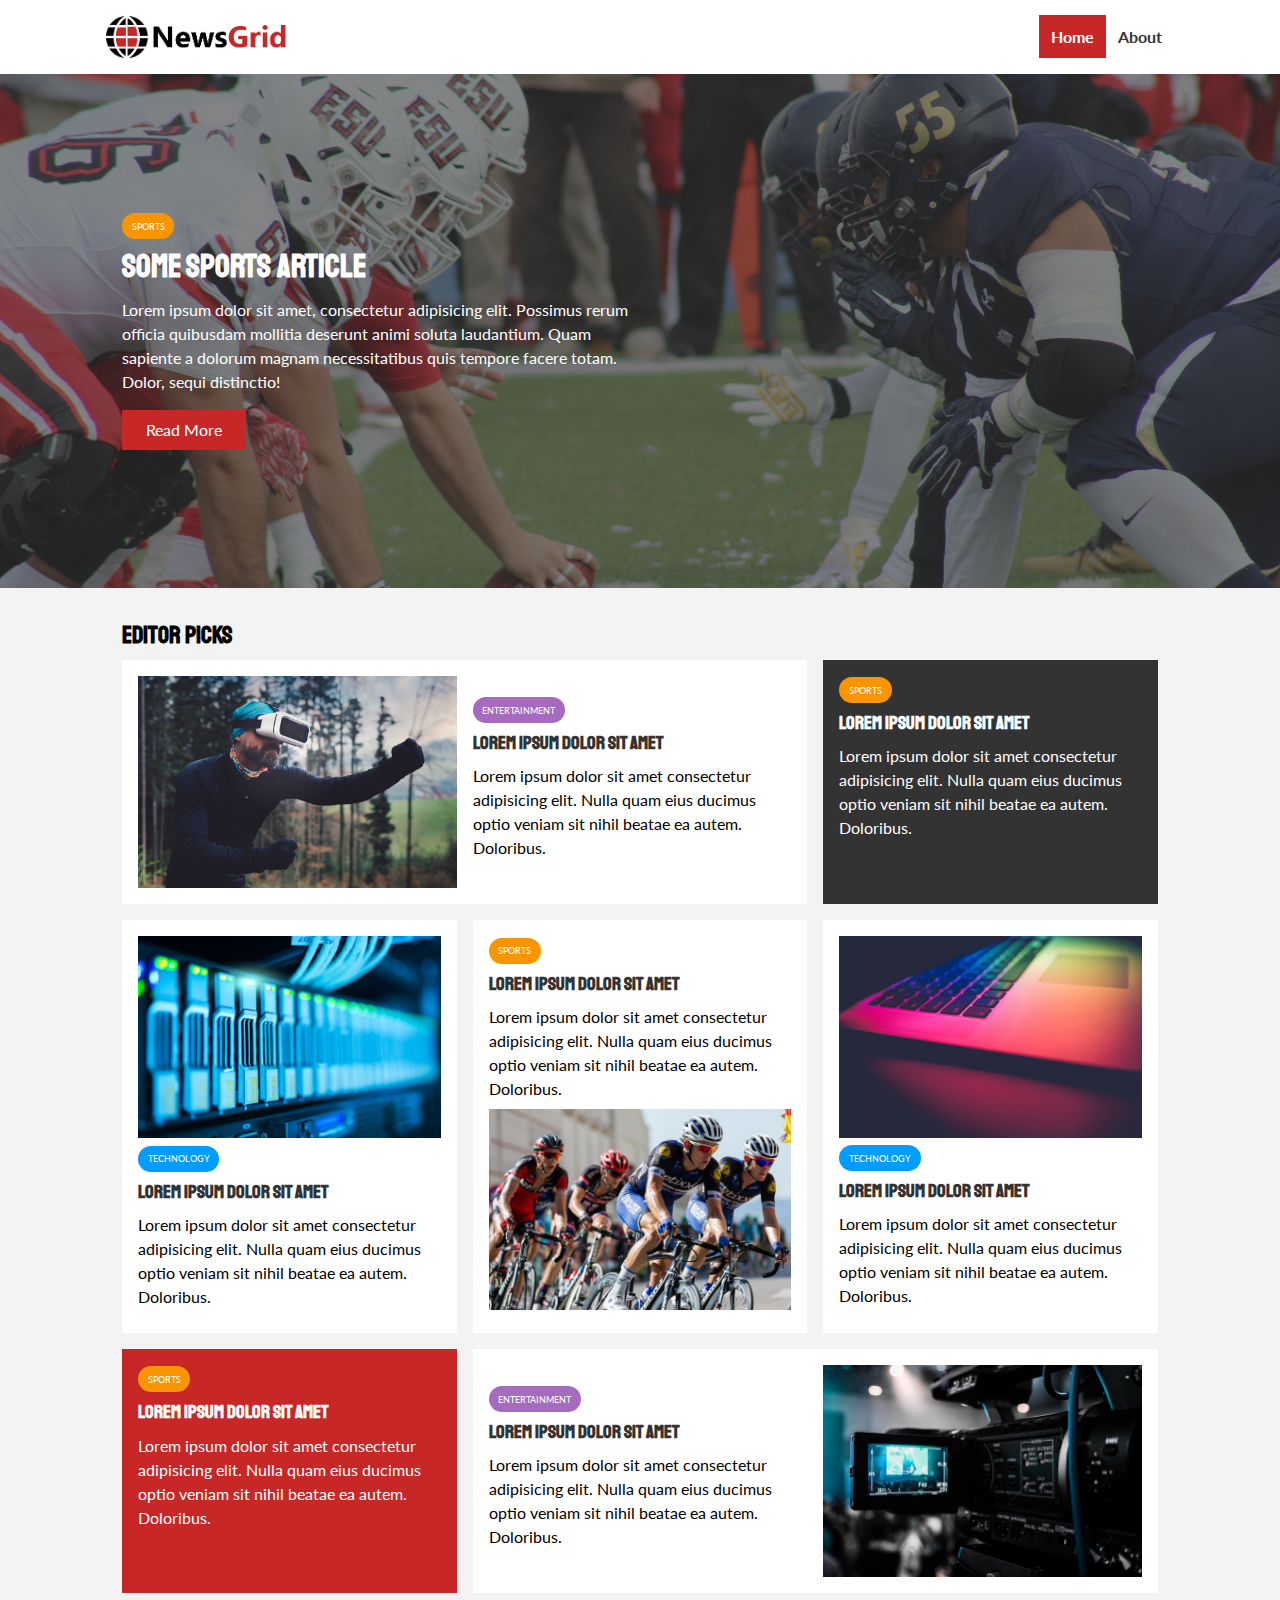
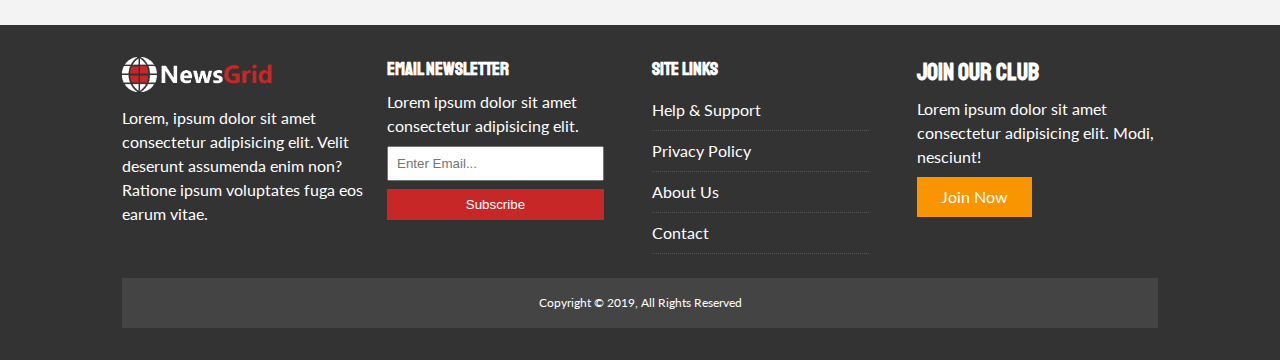
<file: 03_NewsGrid/_final/index.html>
<!DOCTYPE html>
<html lang="en">
<head>
  <meta charset="UTF-8">
  <meta name="viewport" content="width=device-width, initial-scale=1.0">
  <meta http-equiv="X-UA-Compatible" content="ie=edge">
  <link rel="stylesheet" href="https://use.fontawesome.com/releases/v5.6.3/css/all.css" integrity="sha384-UHRtZLI+pbxtHCWp1t77Bi1L4ZtiqrqD80Kn4Z8NTSRyMA2Fd33n5dQ8lWUE00s/" crossorigin="anonymous">
  <link href="https://fonts.googleapis.com/css?family=Lato|Staatliches" rel="stylesheet">
  <link rel="stylesheet" href="css/style.css">
  <link rel="stylesheet" media="screen and (max-width: 768px)" href="css/mobile.css">
  <link rel="shortcut icon" type="image/x-icon" href="favicon.ico">
  <title>NewsGrid | Latest News</title>
</head>
<body>
  <nav id="main-nav">
    <div class="container">
      <img src="img/logo.png" alt="NewsGrid" class="logo">
      <div class="social">
        <a href="http://facebook.com" target="_blank"><i class="fab fa-facebook fa-2x"></i></a>
        <a href="http://twitter.com" target="_blank"><i class="fab fa-twitter fa-2x"></i></a>
        <a href="http://instagram.com" target="_blank"><i class="fab fa-instagram fa-2x"></i></a>
        <a href="http://youtube.com" target="_blank"><i class="fab fa-youtube fa-2x"></i></a>
      </div>
      <ul>
        <li><a class="current" href="index.html">Home</a></li>
        <li><a href="about.html">About</a></li>
      </ul>
    </div>
  </nav>

  <!-- Showcase -->
  <header id="showcase">
    <div class="container">
      <div class="showcase-container">
        <div class="showcase-content">
          <div class="category category-sports">Sports</div>
          <h1>Some Sports Article</h1>
          <p>Lorem ipsum dolor sit amet, consectetur adipisicing elit. Possimus rerum officia quibusdam mollitia deserunt animi soluta laudantium. Quam sapiente a dolorum magnam necessitatibus quis tempore facere totam. Dolor, sequi distinctio!</p>
          <a href="article.html" class="btn btn-primary">Read More</a>
        </div>
      </div>
    </div>
  </header>

  <!-- Home Articles -->
  <section id="home-articles" class="py-2">
    <div class="container">
        <h2>Editor Picks</h2>
        <div class="articles-container">
          <article class="card">
            <img src="img/articles/ent1.jpg" alt="">
            <div>
              <div class="category category-ent">Entertainment</div>
              <h3>
                <a href="article.html">Lorem ipsum dolor sit amet</a>
              </h3>
              <p>Lorem ipsum dolor sit amet consectetur adipisicing elit. Nulla quam eius ducimus optio veniam sit nihil beatae ea autem. Doloribus.</p>
            </div>
          </article>
          <article class="card bg-dark">
            <div class="category category-sports">Sports</div>
            <h3>
              <a href="article.html">Lorem ipsum dolor sit amet</a>
            </h3>
            <p>Lorem ipsum dolor sit amet consectetur adipisicing elit. Nulla quam eius ducimus optio veniam sit nihil beatae ea autem. Doloribus.</p>
          </article>
          <article class="card">
            <img src="img/articles/tech1.jpg" alt="">
            <div class="category category-tech">Technology</div>
            <h3>
              <a href="article.html">Lorem ipsum dolor sit amet</a>
            </h3>
            <p>Lorem ipsum dolor sit amet consectetur adipisicing elit. Nulla quam eius ducimus optio veniam sit nihil beatae ea autem. Doloribus.</p>
          </article>
          <article class="card">
            <div class="category category-sports">Sports</div>
            <h3>
              <a href="article.html">Lorem ipsum dolor sit amet</a>
            </h3>
            <p>Lorem ipsum dolor sit amet consectetur adipisicing elit. Nulla quam eius ducimus optio veniam sit nihil beatae ea autem. Doloribus.</p>
            <img src="img/articles/sports1.jpg" alt="">
          </article>
          <article class="card">
            <img src="img/articles/tech2.jpg" alt="">
            <div class="category category-tech">Technology</div>
            <h3>
              <a href="article.html">Lorem ipsum dolor sit amet</a>
            </h3>
            <p>Lorem ipsum dolor sit amet consectetur adipisicing elit. Nulla quam eius ducimus optio veniam sit nihil beatae ea autem. Doloribus.</p>
          </article>
          <article class="card bg-primary">
            <div class="category category-sports">Sports</div>
            <h3>
              <a href="article.html">Lorem ipsum dolor sit amet</a>
            </h3>
            <p>Lorem ipsum dolor sit amet consectetur adipisicing elit. Nulla quam eius ducimus optio veniam sit nihil beatae ea autem. Doloribus.</p>
          </article>
          <article class="card">
            <div>
              <div class="category category-ent">Entertainment</div>
              <h3>
                <a href="article.html">Lorem ipsum dolor sit amet</a>
              </h3>
              <p>Lorem ipsum dolor sit amet consectetur adipisicing elit. Nulla quam eius ducimus optio veniam sit nihil beatae ea autem. Doloribus.</p>
            </div>
            <img src="img/articles/ent2.jpg" alt="">
          </article>
        </div>
    </div>
  </section>

  <!-- Footer -->
  <footer id="main-footer" class="py-2">
    <div class="container footer-container">
      <div>
        <img src="img/logo_light.png" alt="NewsGrid">
        <p>Lorem, ipsum dolor sit amet consectetur adipisicing elit. Velit deserunt assumenda enim non? Ratione ipsum voluptates fuga eos earum vitae.</p>
      </div>
      <div>
        <h3>Email Newsletter</h3>
        <p>Lorem ipsum dolor sit amet consectetur adipisicing elit.</p>
        <form>
          <input type="email" placeholder="Enter Email...">
          <input type="submit" value="Subscribe" class="btn btn-primary">
        </form>
      </div>
      <div>
        <h3>Site Links</h3>
        <ul class="list">
          <li><a href="#">Help & Support</a></li>
          <li><a href="#">Privacy Policy</a></li>
          <li><a href="#">About Us</a></li>
          <li><a href="#">Contact</a></li>
        </ul>
      </div>
      <div>
        <h2>Join Our Club</h2>
        <p>Lorem ipsum dolor sit amet consectetur adipisicing elit. Modi, nesciunt!</p>
        <a href="#" class="btn btn-secondary">Join Now</a>
      </div>
      <div>
        <p>
          Copyright &copy; 2019, All Rights Reserved
        </p>
      </div>
    </div>
  </footer>

</body>
</html>
</file>
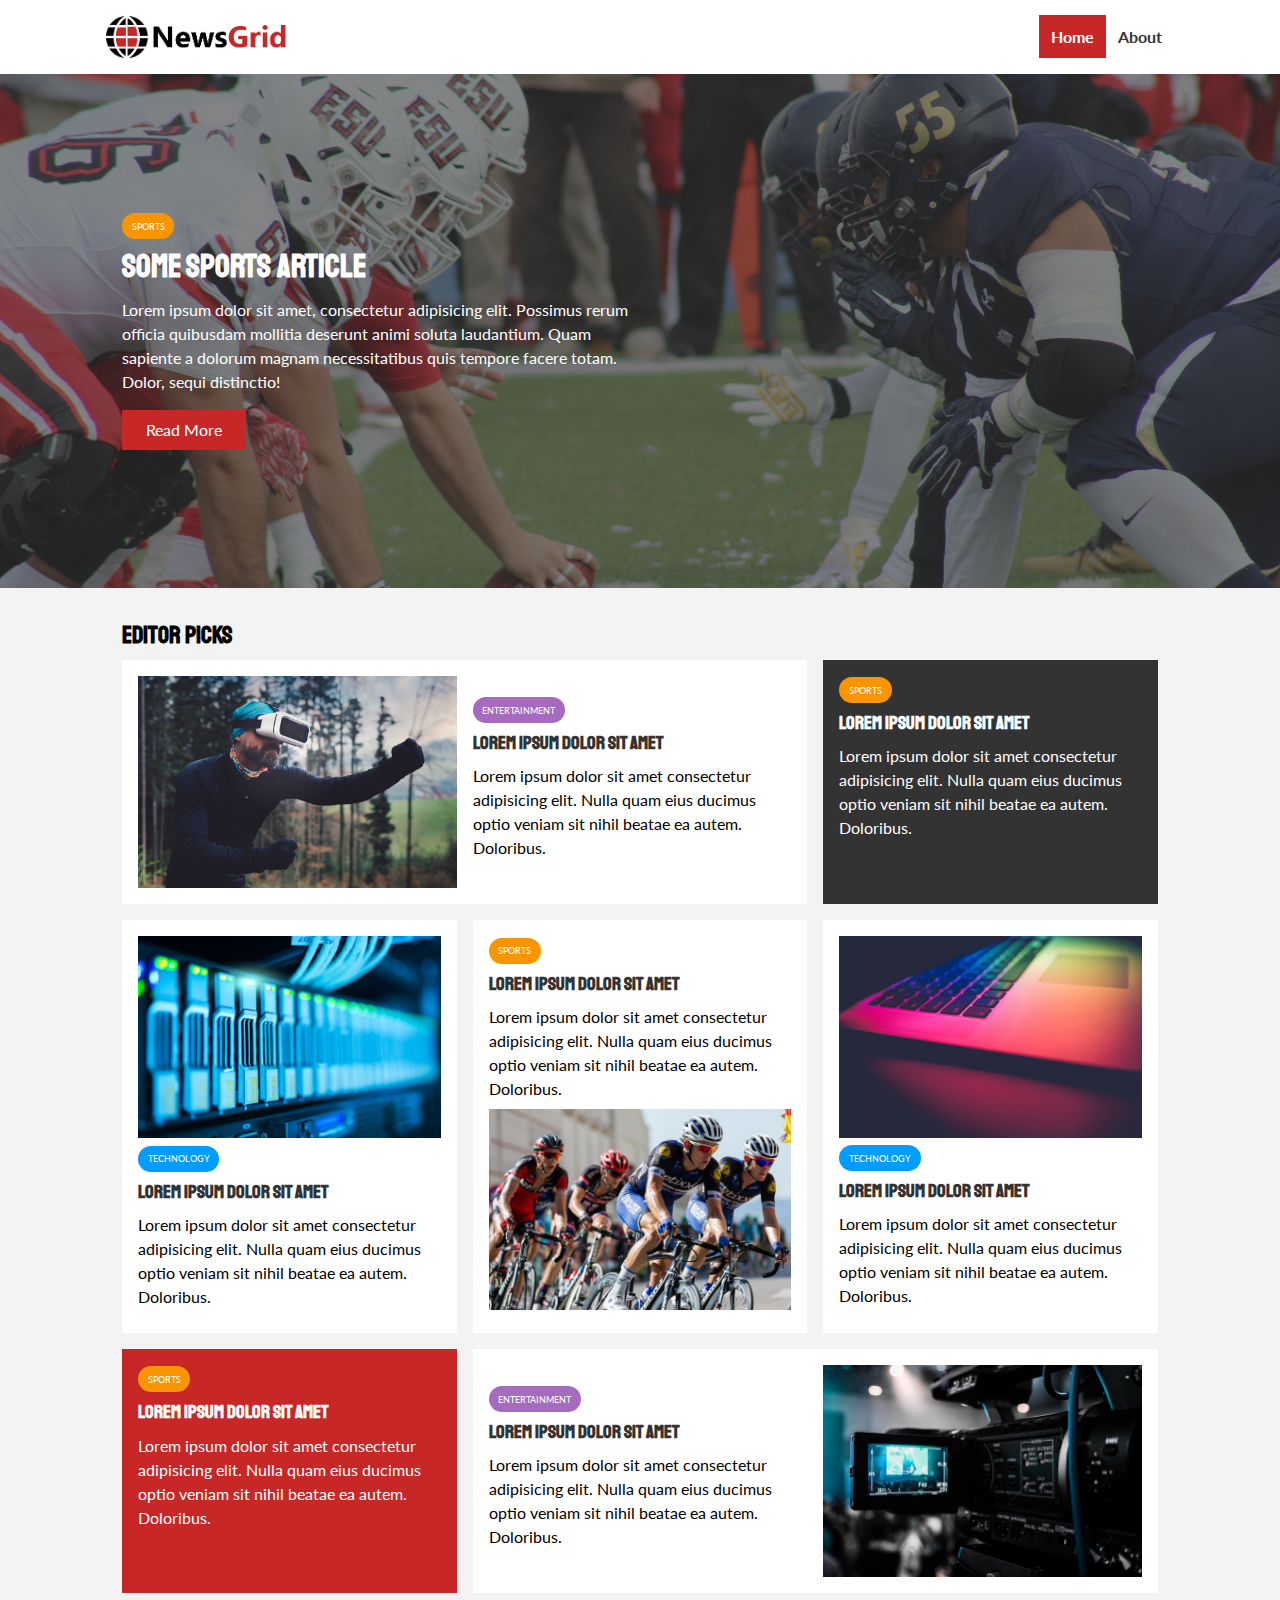
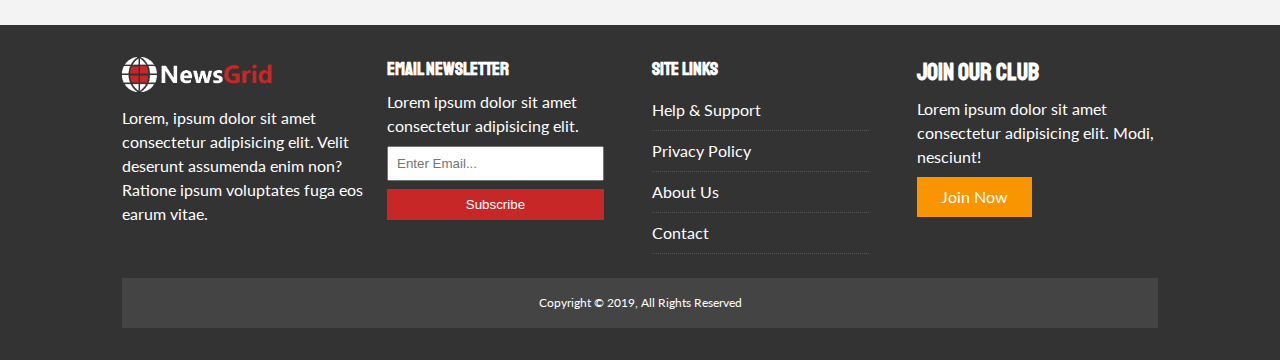
<file: 03_NewsGrid/final/index.html>
<!DOCTYPE html>
<html lang="en">
<head>
  <meta charset="UTF-8">
  <meta name="viewport" content="width=device-width, initial-scale=1.0">
  <meta http-equiv="X-UA-Compatible" content="ie=edge">
  <link rel="stylesheet" href="https://use.fontawesome.com/releases/v5.6.3/css/all.css" integrity="sha384-UHRtZLI+pbxtHCWp1t77Bi1L4ZtiqrqD80Kn4Z8NTSRyMA2Fd33n5dQ8lWUE00s/" crossorigin="anonymous">
  <link href="https://fonts.googleapis.com/css?family=Lato|Staatliches" rel="stylesheet">
  <link rel="stylesheet" href="css/style.css">
  <link rel="stylesheet" media="screen and (max-width: 768px)" href="css/mobile.css">
  <link rel="shortcut icon" type="image/x-icon" href="favicon.ico">
  <title>NewsGrid | Latest News</title>
</head>
<body>
  <nav id="main-nav">
    <div class="container">
      <img src="img/logo.png" alt="NewsGrid" class="logo">
      <div class="social">
        <a href="http://facebook.com" target="_blank"><i class="fab fa-facebook fa-2x"></i></a>
        <a href="http://twitter.com" target="_blank"><i class="fab fa-twitter fa-2x"></i></a>
        <a href="http://instagram.com" target="_blank"><i class="fab fa-instagram fa-2x"></i></a>
        <a href="http://youtube.com" target="_blank"><i class="fab fa-youtube fa-2x"></i></a>
      </div>
      <ul>
        <li><a class="current" href="index.html">Home</a></li>
        <li><a href="about.html">About</a></li>
      </ul>
    </div>
  </nav>

  <!-- Showcase -->
  <header id="showcase">
    <div class="container">
      <div class="showcase-container">
        <div class="showcase-content">
          <div class="category category-sports">Sports</div>
          <h1>Some Sports Article</h1>
          <p>Lorem ipsum dolor sit amet, consectetur adipisicing elit. Possimus rerum officia quibusdam mollitia deserunt animi soluta laudantium. Quam sapiente a dolorum magnam necessitatibus quis tempore facere totam. Dolor, sequi distinctio!</p>
          <a href="article.html" class="btn btn-primary">Read More</a>
        </div>
      </div>
    </div>
  </header>

  <!-- Home Articles -->
  <section id="home-articles" class="py-2">
    <div class="container">
        <h2>Editor Picks</h2>
        <div class="articles-container">
          <article class="card">
            <img src="img/articles/ent1.jpg" alt="">
            <div>
              <div class="category category-ent">Entertainment</div>
              <h3>
                <a href="article.html">Lorem ipsum dolor sit amet</a>
              </h3>
              <p>Lorem ipsum dolor sit amet consectetur adipisicing elit. Nulla quam eius ducimus optio veniam sit nihil beatae ea autem. Doloribus.</p>
            </div>
          </article>
          <article class="card bg-dark">
            <div class="category category-sports">Sports</div>
            <h3>
              <a href="article.html">Lorem ipsum dolor sit amet</a>
            </h3>
            <p>Lorem ipsum dolor sit amet consectetur adipisicing elit. Nulla quam eius ducimus optio veniam sit nihil beatae ea autem. Doloribus.</p>
          </article>
          <article class="card">
            <img src="img/articles/tech1.jpg" alt="">
            <div class="category category-tech">Technology</div>
            <h3>
              <a href="article.html">Lorem ipsum dolor sit amet</a>
            </h3>
            <p>Lorem ipsum dolor sit amet consectetur adipisicing elit. Nulla quam eius ducimus optio veniam sit nihil beatae ea autem. Doloribus.</p>
          </article>
          <article class="card">
            <div class="category category-sports">Sports</div>
            <h3>
              <a href="article.html">Lorem ipsum dolor sit amet</a>
            </h3>
            <p>Lorem ipsum dolor sit amet consectetur adipisicing elit. Nulla quam eius ducimus optio veniam sit nihil beatae ea autem. Doloribus.</p>
            <img src="img/articles/sports1.jpg" alt="">
          </article>
          <article class="card">
            <img src="img/articles/tech2.jpg" alt="">
            <div class="category category-tech">Technology</div>
            <h3>
              <a href="article.html">Lorem ipsum dolor sit amet</a>
            </h3>
            <p>Lorem ipsum dolor sit amet consectetur adipisicing elit. Nulla quam eius ducimus optio veniam sit nihil beatae ea autem. Doloribus.</p>
          </article>
          <article class="card bg-primary">
            <div class="category category-sports">Sports</div>
            <h3>
              <a href="article.html">Lorem ipsum dolor sit amet</a>
            </h3>
            <p>Lorem ipsum dolor sit amet consectetur adipisicing elit. Nulla quam eius ducimus optio veniam sit nihil beatae ea autem. Doloribus.</p>
          </article>
          <article class="card">
            <div>
              <div class="category category-ent">Entertainment</div>
              <h3>
                <a href="article.html">Lorem ipsum dolor sit amet</a>
              </h3>
              <p>Lorem ipsum dolor sit amet consectetur adipisicing elit. Nulla quam eius ducimus optio veniam sit nihil beatae ea autem. Doloribus.</p>
            </div>
            <img src="img/articles/ent2.jpg" alt="">
          </article>
        </div>
    </div>
  </section>

  <!-- Footer -->
  <footer id="main-footer" class="py-2">
    <div class="container footer-container">
      <div>
        <img src="img/logo_light.png" alt="NewsGrid">
        <p>Lorem, ipsum dolor sit amet consectetur adipisicing elit. Velit deserunt assumenda enim non? Ratione ipsum voluptates fuga eos earum vitae.</p>
      </div>
      <div>
        <h3>Email Newsletter</h3>
        <p>Lorem ipsum dolor sit amet consectetur adipisicing elit.</p>
        <form>
          <input type="email" placeholder="Enter Email...">
          <input type="submit" value="Subscribe" class="btn btn-primary">
        </form>
      </div>
      <div>
        <h3>Site Links</h3>
        <ul class="list">
          <li><a href="#">Help & Support</a></li>
          <li><a href="#">Privacy Policy</a></li>
          <li><a href="#">About Us</a></li>
          <li><a href="#">Contact</a></li>
        </ul>
      </div>
      <div>
        <h2>Join Our Club</h2>
        <p>Lorem ipsum dolor sit amet consectetur adipisicing elit. Modi, nesciunt!</p>
        <a href="#" class="btn btn-secondary">Join Now</a>
      </div>
      <div>
        <p>
          Copyright &copy; 2019, All Rights Reserved
        </p>
      </div>
    </div>
  </footer>

</body>
</html>
</file>
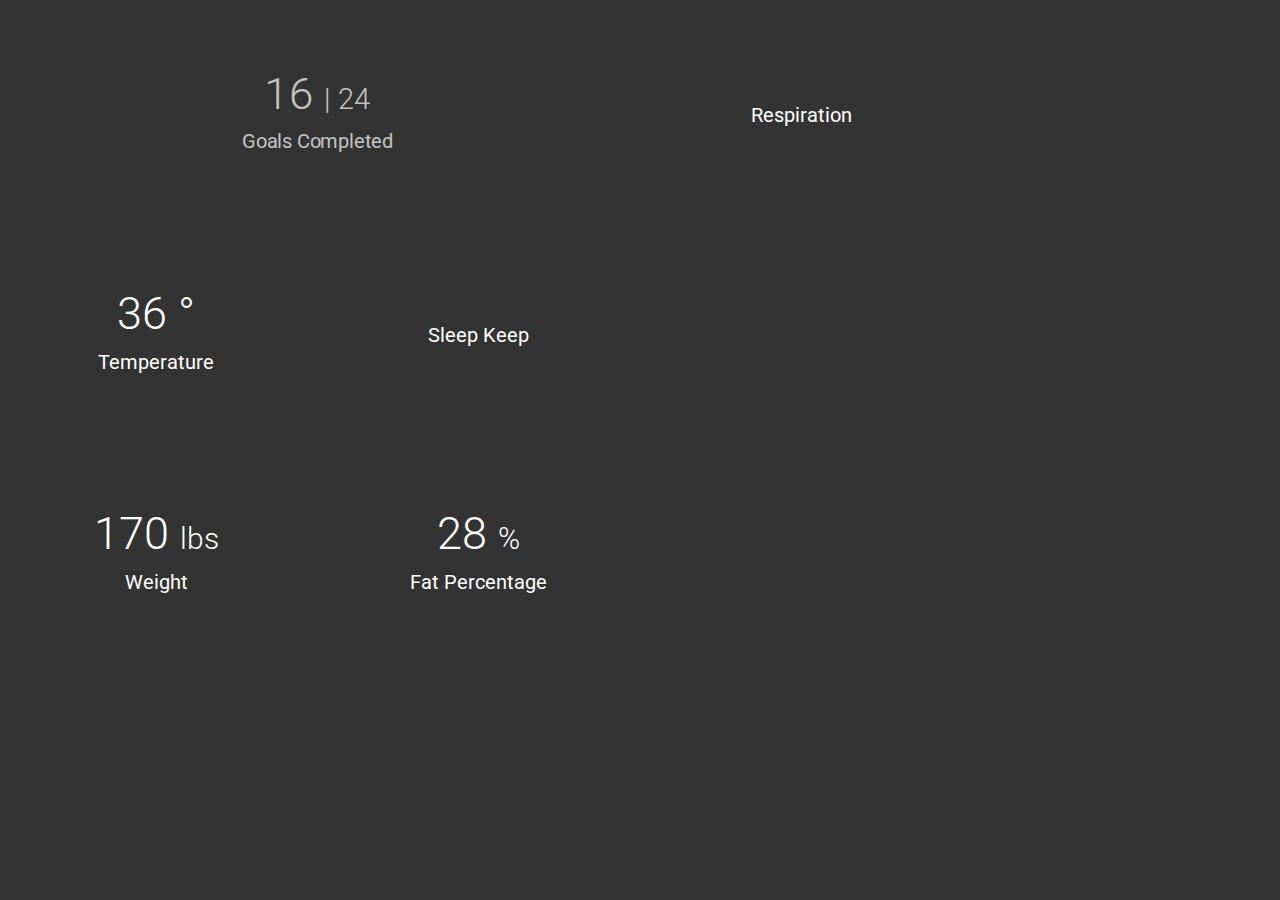
<file: YouTube/CSS_ImageSpan/index.html>
<!DOCTYPE html>
<html lang="en">

<head>
    <meta charset="UTF-8">
    <link rel="stylesheet" href="https://cdnjs.cloudflare.com/ajax/libs/font-awesome/5.13.0/css/all.min.css" integrity="sha256-h20CPZ0QyXlBuAw7A+KluUYx/3pK+c7lYEpqLTlxjYQ=" crossorigin="anonymous" />
    <link rel="stylesheet" href="style.css">
    <title>Health Panel</title>
</head>

<body>
    <div class="container">
        <div class="bg1">
            <h2>16 <span>| 24</span></h2>
            <p>Goals Completed</p>
        </div>
        <div class="bg1">
            <h2><i class="fas fa-battery-three-quarters"></i></h2>
            <p>Respiration</p>
        </div>
        <div class="bg2">
            <h2><i class="fas fa-running"></i></h2>
            <p>Miles</p>
        </div>
        <div class="bg1">
            <h2>36 &deg;</h2>
            <p>Temperature</p>
        </div>
        <div class="bg1">
            <h2><i class="fas fa-bed"></i></h2>
            <p>Sleep Keep</p>
        </div>
        <div class="bg2">
            <h2>98 <span>bpm</span></h2>
            <p>Heart Rate</p>
        </div>
        <div class="bg1">
            <h2>170 <span>lbs</span></h2>
            <p>Weight</p>
        </div>
        <div class="bg1">
            <h2>28 <span>%</span></h2>
            <p>Fat Percentage</p>
        </div>
        <div class="bg2">
            <h2>118 <span>mgdl</span></h2>
            <p>Blood Glucose</p>
        </div>
        <div class="bg2">
            <h2>680 <span>kcal</span></h2>
            <p>AVG Consumption</p>
        </div>
        <div class="bg2">
            <h2><i class="fas fa-dumbbell"></i></h2>
            <p>Workouts</p>
        </div>
        <div class="bg2">
            <h2>85 <span>%</span></h2>
            <p>Body Hydration</p>
        </div>
    </div>
</body></html>
</file>
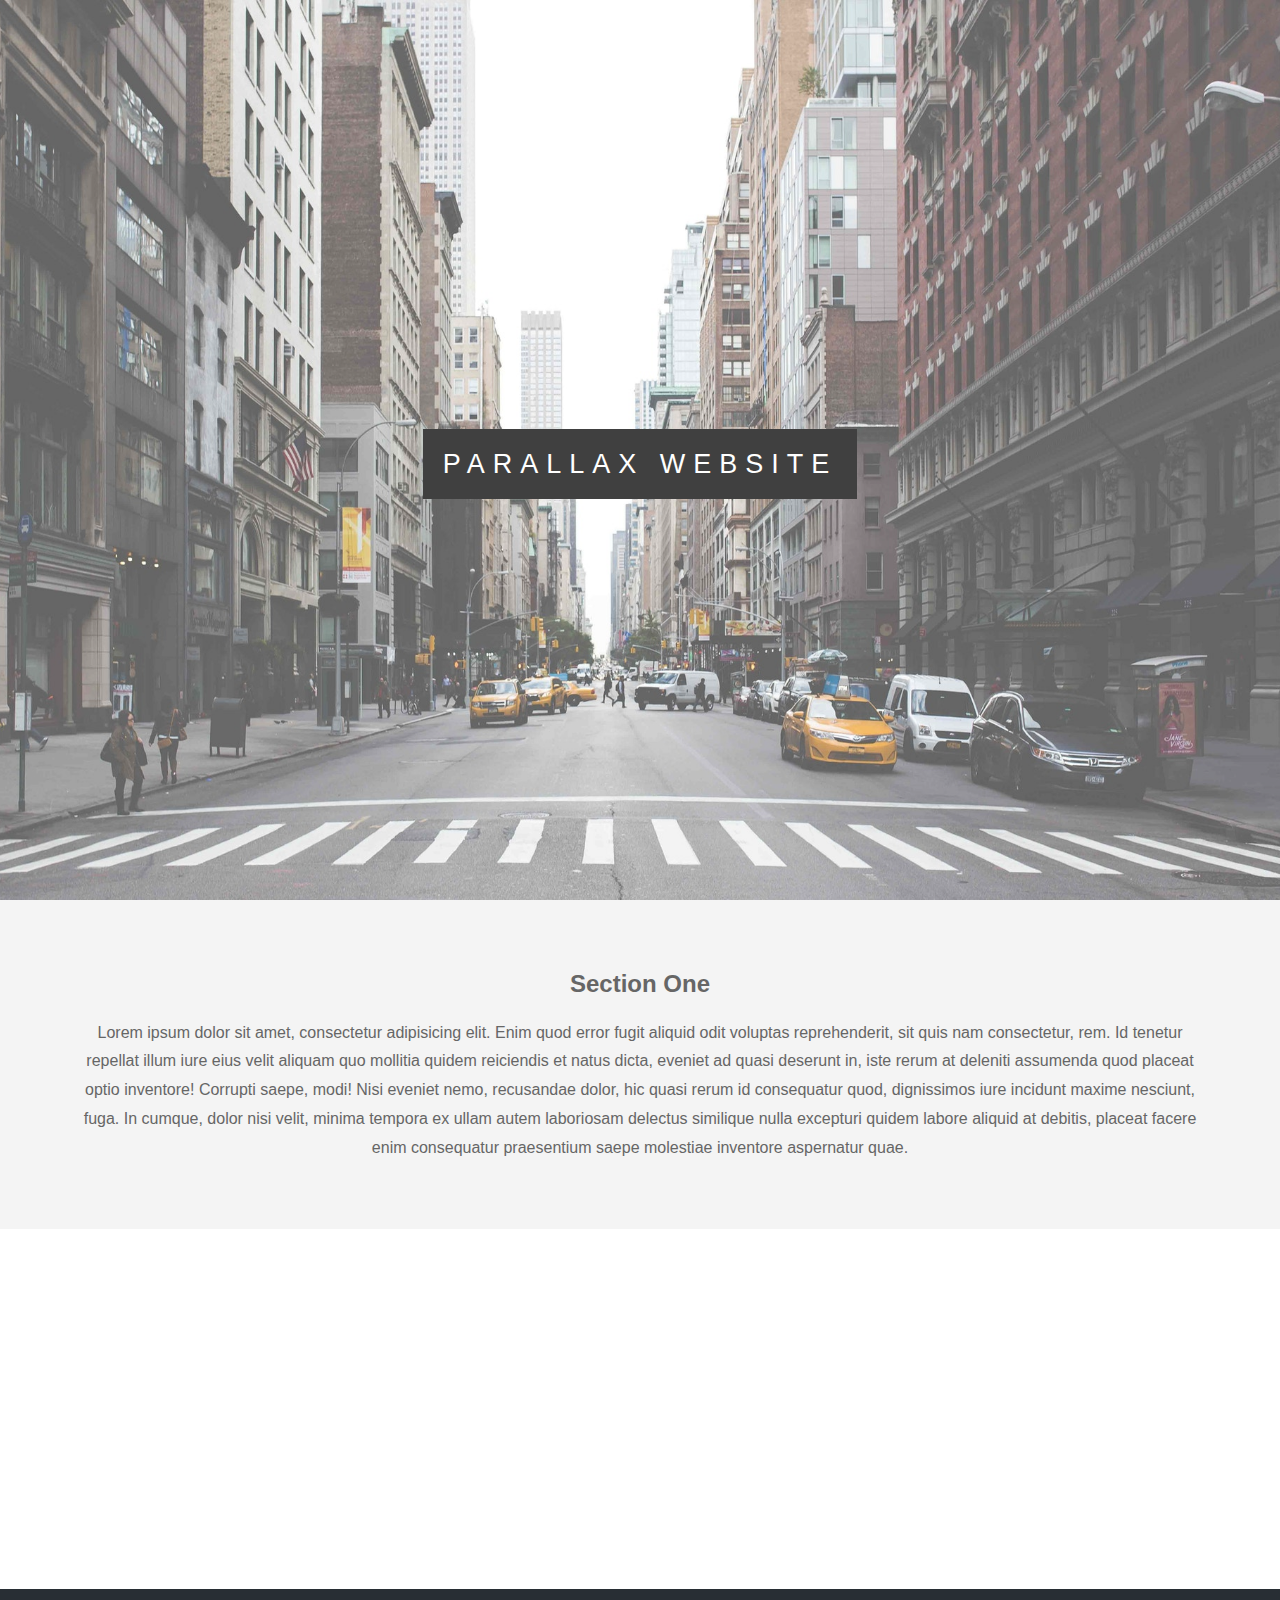
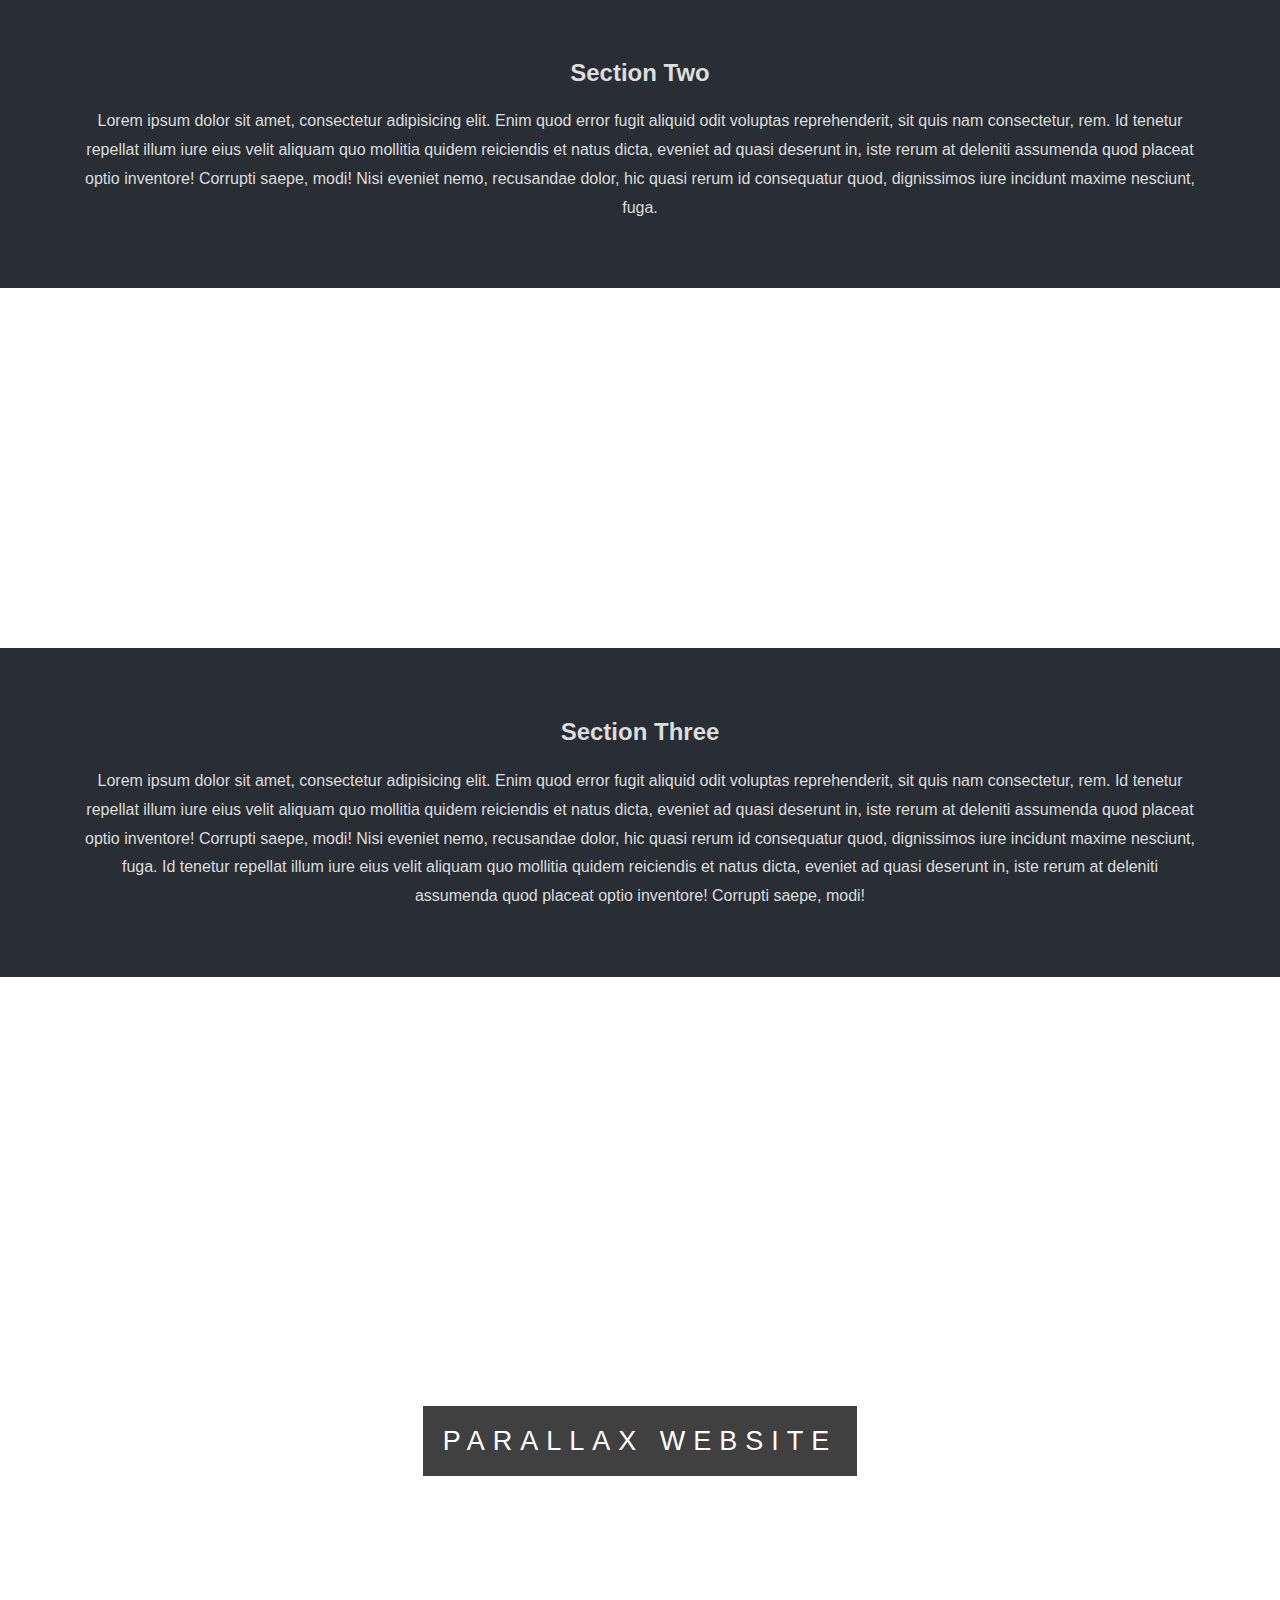
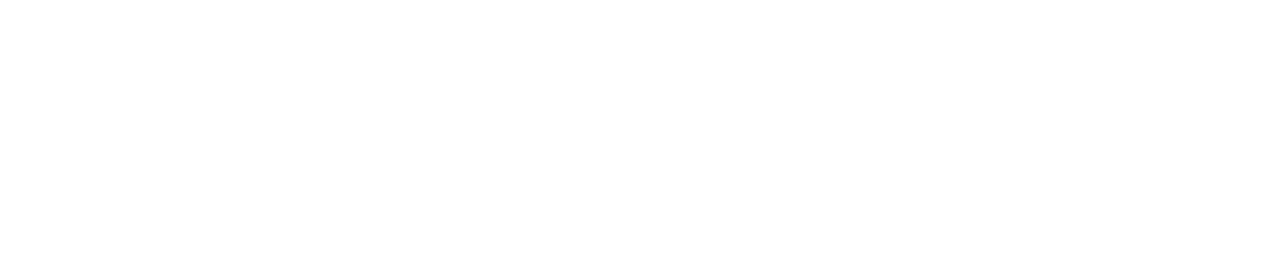
<file: YouTube/parallaxwebsite/index.html>
<!DOCTYPE html>
<html lang="en">

<head>
    <meta charset="UTF-8">
    <link rel="stylesheet" href="./css/style.css">
    <title>Parallax</title>
</head>

<body>
    <div class="pimg1">
        <div class="ptext">
            <span class="border">
                Parallax Website
            </span>
        </div>
    </div>

    <section class="section section-light">
        <h2>Section One</h2>
        <p>Lorem ipsum dolor sit amet, consectetur adipisicing elit. Enim quod error fugit aliquid odit voluptas reprehenderit, sit quis nam consectetur, rem. Id tenetur repellat illum iure eius velit aliquam quo mollitia quidem reiciendis et natus dicta, eveniet ad quasi deserunt in, iste rerum at deleniti assumenda quod placeat optio inventore! Corrupti saepe, modi! Nisi eveniet nemo, recusandae dolor, hic quasi rerum id consequatur quod, dignissimos iure incidunt maxime nesciunt, fuga. In cumque, dolor nisi velit, minima tempora ex ullam autem laboriosam delectus similique nulla excepturi quidem labore aliquid at debitis, placeat facere enim consequatur praesentium saepe molestiae inventore aspernatur quae.</p>
    </section>

    <div class="pimg2">
        <div class="ptext">
            <span class="border trans">
                Image Two Text
            </span>
        </div>
    </div>

    <section class="section section-dark">
        <h2>Section Two</h2>
        <p>Lorem ipsum dolor sit amet, consectetur adipisicing elit. Enim quod error fugit aliquid odit voluptas reprehenderit, sit quis nam consectetur, rem. Id tenetur repellat illum iure eius velit aliquam quo mollitia quidem reiciendis et natus dicta, eveniet ad quasi deserunt in, iste rerum at deleniti assumenda quod placeat optio inventore! Corrupti saepe, modi! Nisi eveniet nemo, recusandae dolor, hic quasi rerum id consequatur quod, dignissimos iure incidunt maxime nesciunt, fuga.</p>
    </section>

    <div class="pimg3">
        <div class="ptext">
            <span class="border trans">
                Image Three Text
            </span>
        </div>
    </div>

    <section class="section section-dark">
        <h2>Section Three</h2>
        <p>Lorem ipsum dolor sit amet, consectetur adipisicing elit. Enim quod error fugit aliquid odit voluptas reprehenderit, sit quis nam consectetur, rem. Id tenetur repellat illum iure eius velit aliquam quo mollitia quidem reiciendis et natus dicta, eveniet ad quasi deserunt in, iste rerum at deleniti assumenda quod placeat optio inventore! Corrupti saepe, modi! Nisi eveniet nemo, recusandae dolor, hic quasi rerum id consequatur quod, dignissimos iure incidunt maxime nesciunt, fuga. Id tenetur repellat illum iure eius velit aliquam quo mollitia quidem reiciendis et natus dicta, eveniet ad quasi deserunt in, iste rerum at deleniti assumenda quod placeat optio inventore! Corrupti saepe, modi!</p>
    </section>

    <div class="pimg1">
        <div class="ptext">
            <span class="border">
                Parallax Website
            </span>
        </div>
    </div>

</body>

</html>
</file>
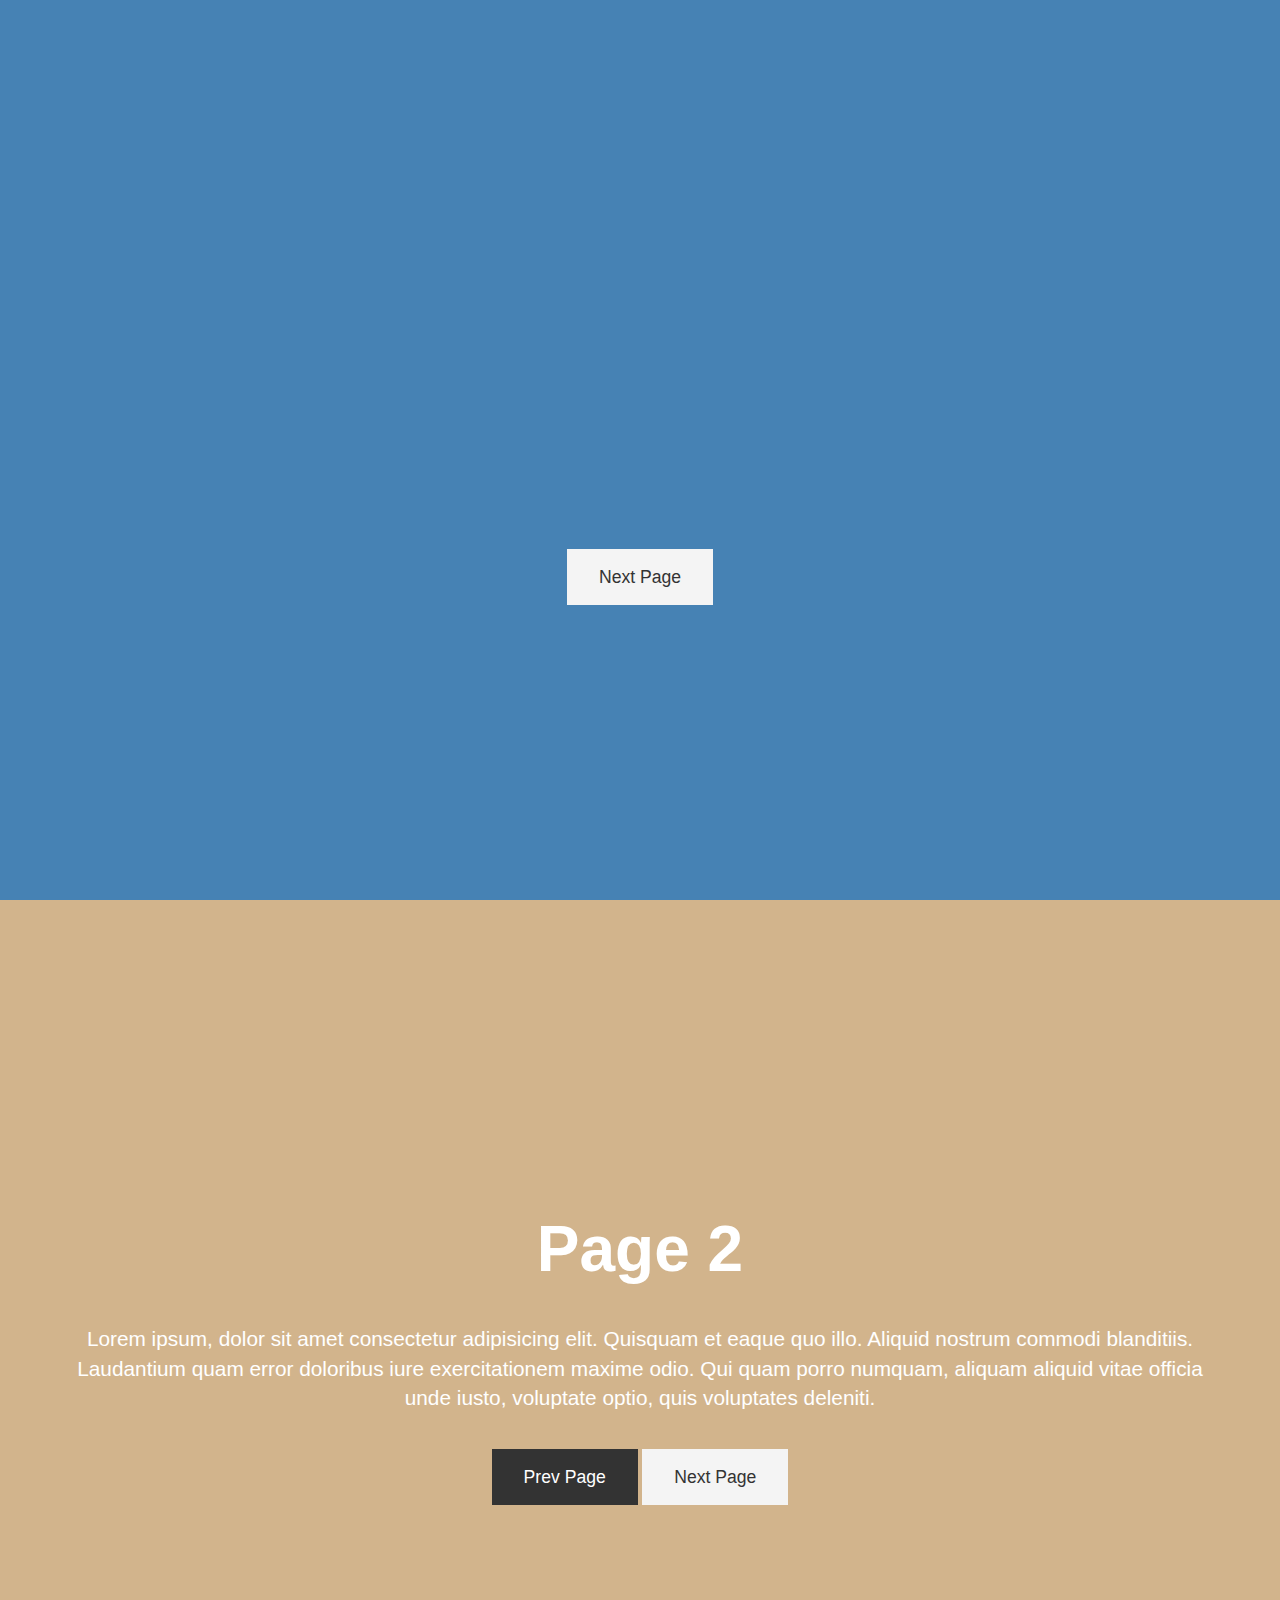
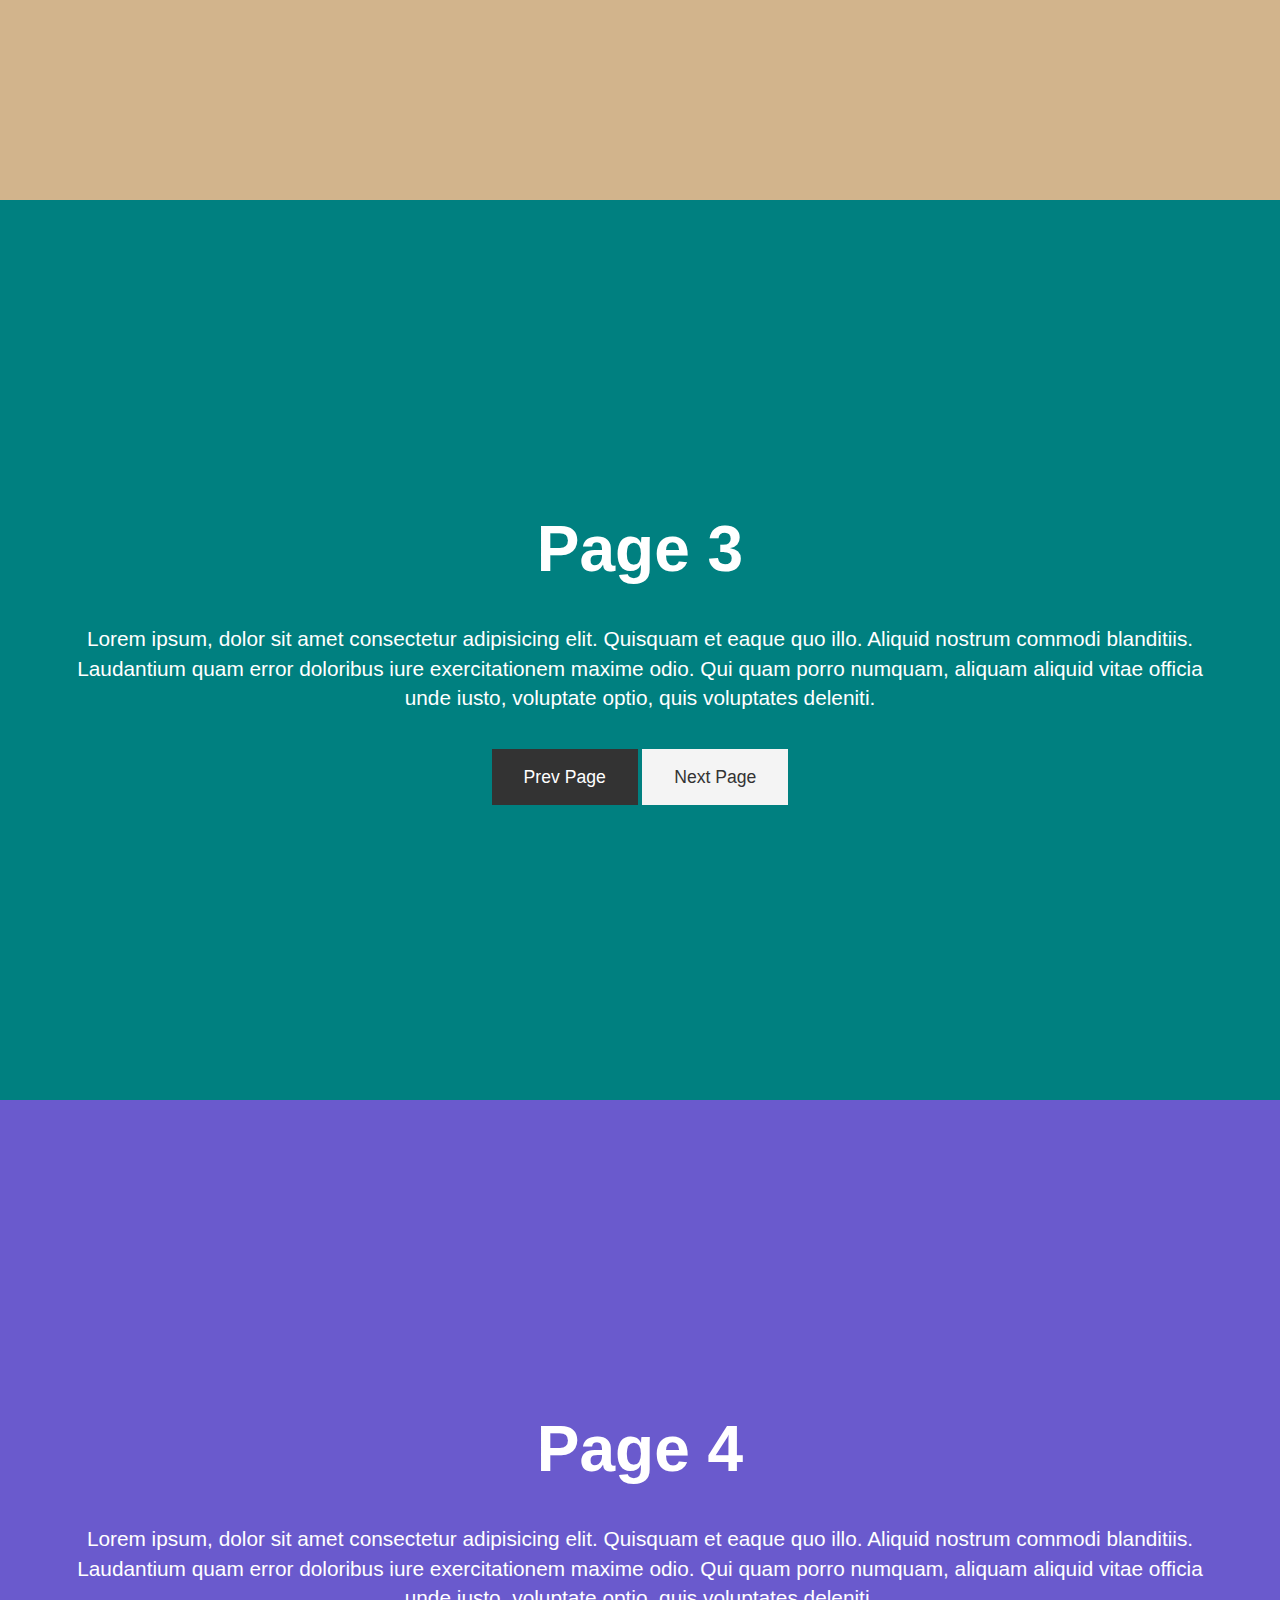
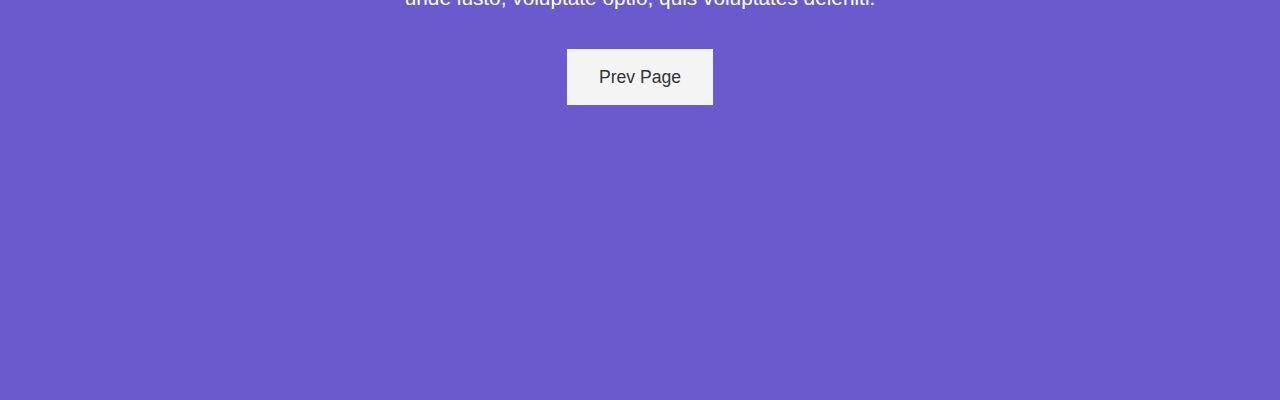
<file: MiniProjects/01_presentation_website/_final/index.html>
<!DOCTYPE html>
<html lang="en">
<head>
  <meta charset="UTF-8">
  <meta name="viewport" content="width=device-width, initial-scale=1.0">
  <meta http-equiv="X-UA-Compatible" content="ie=edge">
  <link rel="stylesheet" href="https://use.fontawesome.com/releases/v5.6.3/css/all.css" integrity="sha384-UHRtZLI+pbxtHCWp1t77Bi1L4ZtiqrqD80Kn4Z8NTSRyMA2Fd33n5dQ8lWUE00s/" crossorigin="anonymous">
  <link rel="stylesheet" href="style.css">
  <title>Presentation</title>
</head>
<body>
  <!-- Page 1 (Intro) -->
  <section id="page-1" class="page">
    <h1>Welcome To My Presentation</h1>
    <p>Lorem ipsum, dolor sit amet consectetur adipisicing elit. Quisquam et eaque quo illo. Aliquid nostrum commodi blanditiis. Laudantium quam error doloribus iure exercitationem maxime odio. Qui quam porro numquam, aliquam aliquid vitae officia unde iusto, voluptate optio, quis voluptates deleniti.</p>
    <div>
      <a href="#page-2" class="btn">
        Next Page <i class="fas fa-arrow-circle-down"></i>
      </a>
    </div>
  </section>

  <!-- Page 2 -->
  <section id="page-2" class="page">
    <h1>Page 2</h1>
    <p>Lorem ipsum, dolor sit amet consectetur adipisicing elit. Quisquam et eaque quo illo. Aliquid nostrum commodi blanditiis. Laudantium quam error doloribus iure exercitationem maxime odio. Qui quam porro numquam, aliquam aliquid vitae officia unde iusto, voluptate optio, quis voluptates deleniti.</p>
    <div>
      <a href="#page-1" class="btn btn-dark">
        Prev Page <i class="fas fa-arrow-circle-up"></i>
      </a>
      <a href="#page-3" class="btn">
        Next Page <i class="fas fa-arrow-circle-down"></i>
      </a>
    </div>
  </section>

  <!-- Page 3 -->
  <section id="page-3" class="page">
    <h1>Page 3</h1>
    <p>Lorem ipsum, dolor sit amet consectetur adipisicing elit. Quisquam et eaque quo illo. Aliquid nostrum commodi blanditiis. Laudantium quam error doloribus iure exercitationem maxime odio. Qui quam porro numquam, aliquam aliquid vitae officia unde iusto, voluptate optio, quis voluptates deleniti.</p>
    <div>
      <a href="#page-2" class="btn btn-dark">
        Prev Page <i class="fas fa-arrow-circle-up"></i>
      </a>
      <a href="#page-4" class="btn">
        Next Page <i class="fas fa-arrow-circle-down"></i>
      </a>
    </div>
  </section>

  <!-- Page 4 -->
  <section id="page-4" class="page">
    <h1>Page 4</h1>
    <p>Lorem ipsum, dolor sit amet consectetur adipisicing elit. Quisquam et eaque quo illo. Aliquid nostrum commodi blanditiis. Laudantium quam error doloribus iure exercitationem maxime odio. Qui quam porro numquam, aliquam aliquid vitae officia unde iusto, voluptate optio, quis voluptates deleniti.</p>
    <div>
      <a href="#page-3" class="btn">
        Prev Page <i class="fas fa-arrow-circle-up"></i>
      </a>
    </div>
  </section>

  <script
  src="https://code.jquery.com/jquery-3.3.1.min.js"
  integrity="sha256-FgpCb/KJQlLNfOu91ta32o/NMZxltwRo8QtmkMRdAu8="
  crossorigin="anonymous"></script>

  <script>
    // Smooth Scrolling
    $('.btn').on('click', function(event) {
        if (this.hash !== '') {
          event.preventDefault();
          const hash = this.hash;
          $('html, body').animate(
            {
              scrollTop: $(hash).offset().top
            },
            800
          );
        }
      });
  </script>
</body>
</html>
</file>
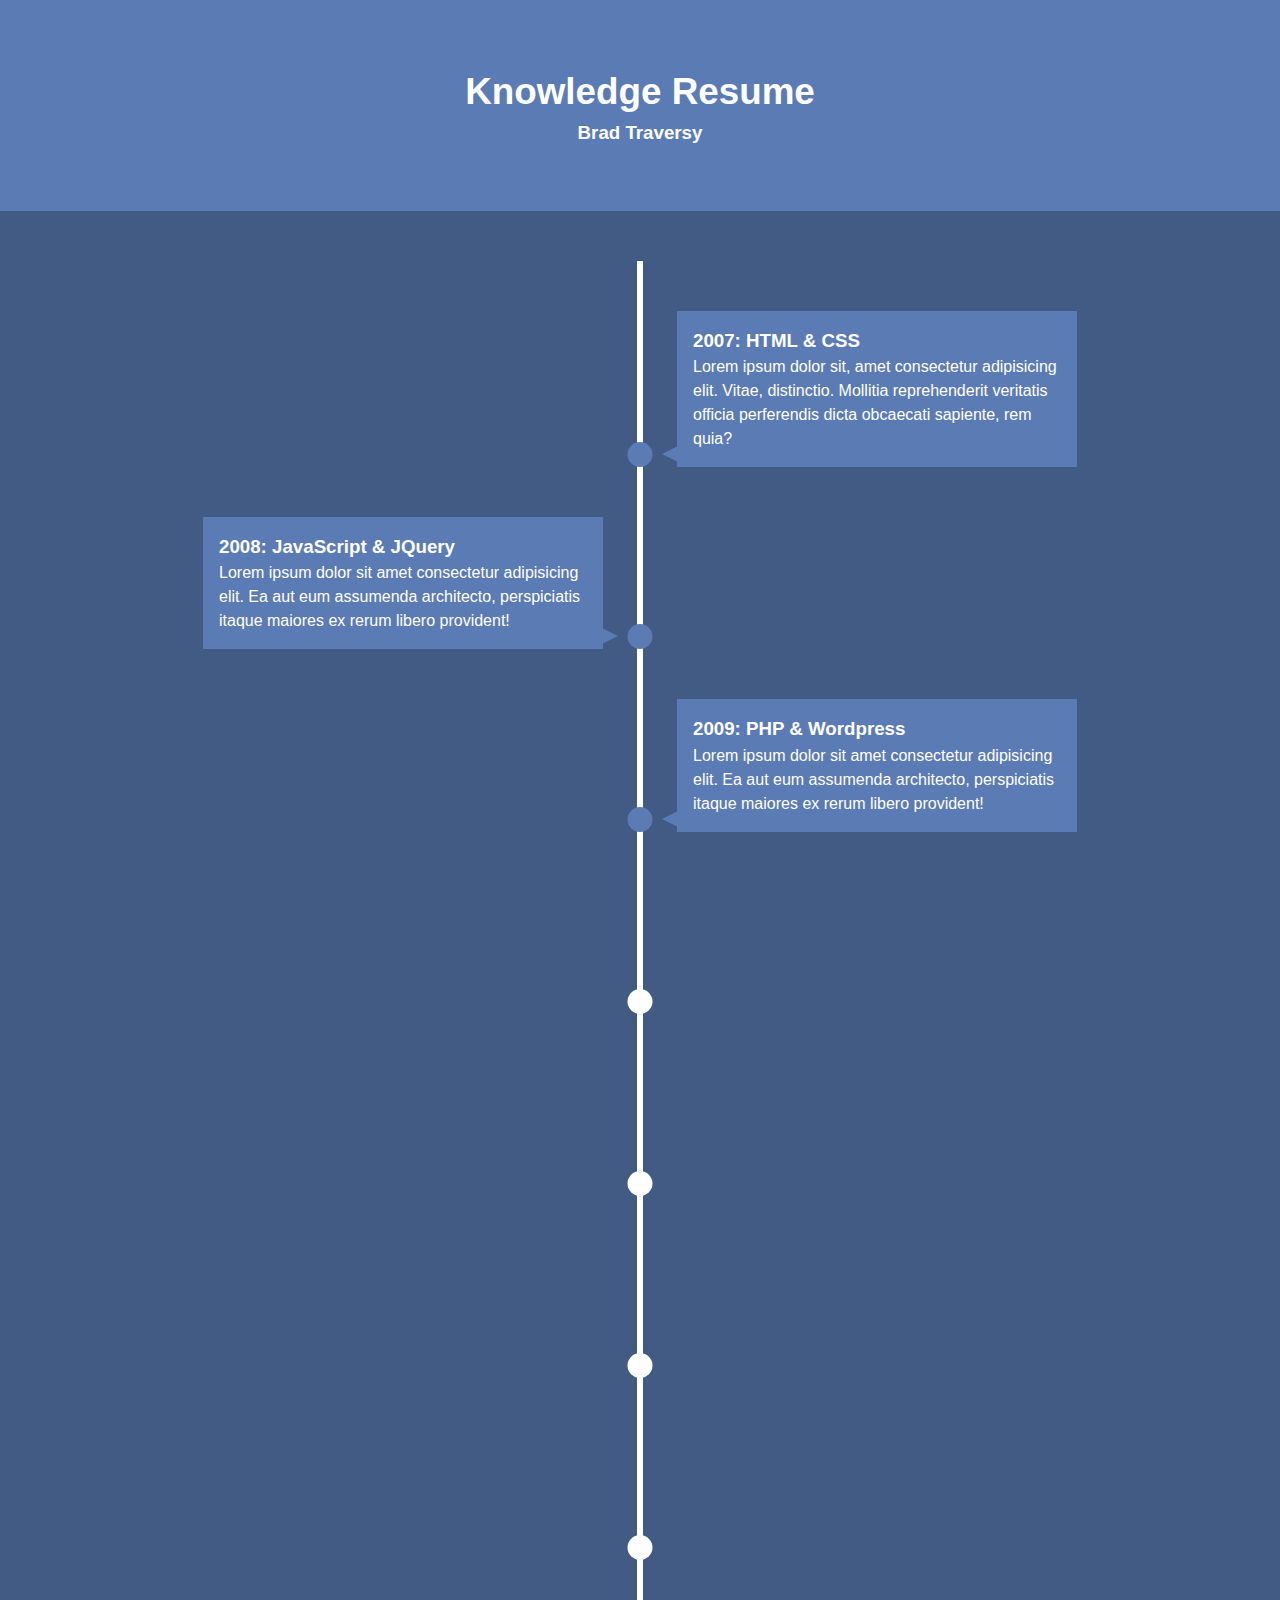
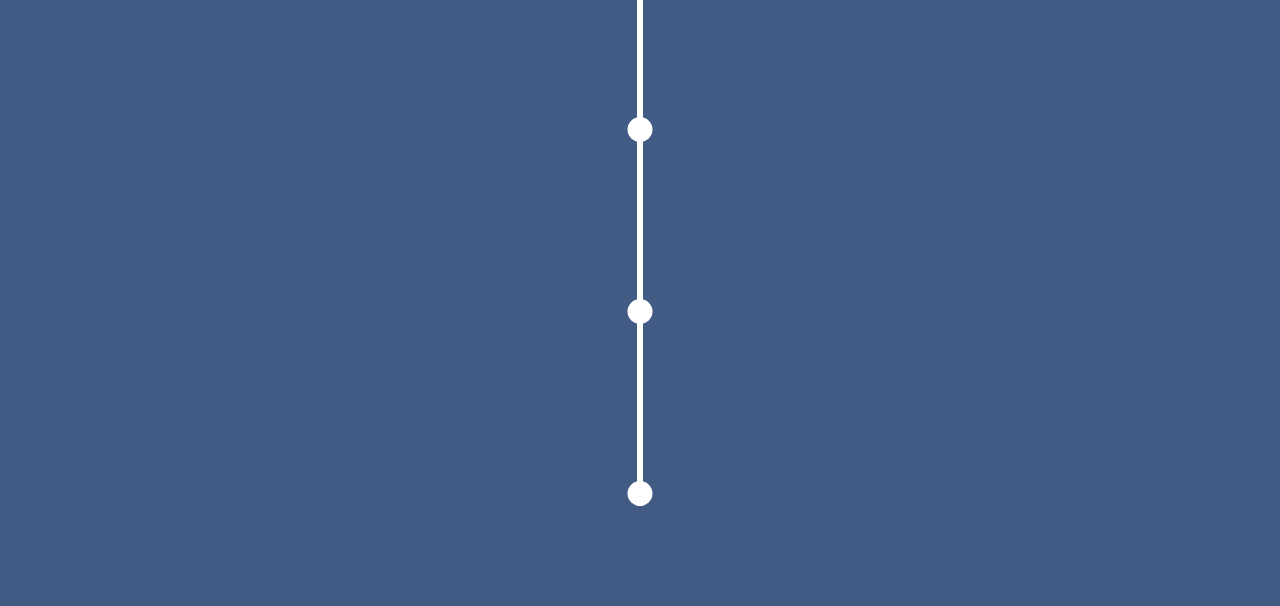
<file: MiniProjects/03_knowledge/final/index.html>
<!DOCTYPE html>
<html lang="en">
<head>
  <meta charset="UTF-8">
  <meta name="viewport" content="width=device-width, initial-scale=1.0">
  <meta http-equiv="X-UA-Compatible" content="ie=edge">
  <link rel="stylesheet" href="https://use.fontawesome.com/releases/v5.6.3/css/all.css" integrity="sha384-UHRtZLI+pbxtHCWp1t77Bi1L4ZtiqrqD80Kn4Z8NTSRyMA2Fd33n5dQ8lWUE00s/" crossorigin="anonymous">


  <link rel="stylesheet" href="style.css">
  <title>Knowledge Timeline</title>
</head>
<body>
  <header id="main-header">
    <div class="container">
      <h1><i class="fas fa-brain"></i> Knowledge Resume</h1>
      <h3><i class="fas fa-user"></i> Brad Traversy</h3>
    </div>
  </header>

  <section id="timeline">
    <ul>
      <li>
        <div>
          <h3><i class="fas fa-chevron-right"></i> 2007: HTML & CSS</h3>
          <p>Lorem ipsum dolor sit, amet consectetur adipisicing elit. Vitae, distinctio. Mollitia reprehenderit veritatis officia perferendis dicta obcaecati sapiente, rem quia?</p>
        </div>
      </li>
      <li>
        <div>
          <h3>
            <i class="fas fa-chevron-right"></i> 2008: JavaScript & JQuery
          </h3>
          <p>
            Lorem ipsum dolor sit amet consectetur adipisicing elit. Ea aut
            eum assumenda architecto, perspiciatis itaque maiores ex rerum
            libero provident!
          </p>
        </div>
      </li>
      <li>
        <div>
          <h3><i class="fas fa-chevron-right"></i> 2009: PHP & Wordpress</h3>
          <p>
            Lorem ipsum dolor sit amet consectetur adipisicing elit. Ea aut
            eum assumenda architecto, perspiciatis itaque maiores ex rerum
            libero provident!
          </p>
        </div>
      </li>
      <li>
        <div>
          <h3><i class="fas fa-chevron-right"></i> 2011: Ruby on Rails</h3>
          <p>
            Lorem ipsum dolor sit amet consectetur adipisicing elit. Ea aut
            eum assumenda architecto, perspiciatis itaque maiores ex rerum
            libero provident!
          </p>
        </div>
      </li>
      <li>
        <div>
          <h3><i class="fas fa-chevron-right"></i> 2012: Python</h3>
          <p>
            Lorem ipsum dolor sit amet consectetur adipisicing elit. Ea aut
            eum assumenda architecto, perspiciatis itaque maiores ex rerum
            libero provident!
          </p>
        </div>
      </li>
      <li>
        <div>
          <h3><i class="fas fa-chevron-right"></i> 2013: Node.js & React</h3>
          <p>
            Lorem ipsum dolor sit amet consectetur adipisicing elit. Ea aut
            eum assumenda architecto, perspiciatis itaque maiores ex rerum
            libero provident!
          </p>
        </div>
      </li>
      <li>
        <div>
          <h3>
            <i class="fas fa-chevron-right"></i> 2015: Angular & React Native
          </h3>
          <p>
            Lorem ipsum dolor sit amet consectetur adipisicing elit. Ea aut
            eum assumenda architecto, perspiciatis itaque maiores ex rerum
            libero provident!
          </p>
        </div>
      </li>
      <li>
        <div>
          <h3><i class="fas fa-chevron-right"></i> 2016: Vue.js</h3>
          <p>
            Lorem ipsum dolor sit amet consectetur adipisicing elit. Ea aut
            eum assumenda architecto, perspiciatis itaque maiores ex rerum
            libero provident!
          </p>
        </div>
      </li>
      <li>
        <div>
          <h3><i class="fas fa-chevron-right"></i> 2017: GraphQl & Apollo</h3>
          <p>
            Lorem ipsum dolor sit amet consectetur adipisicing elit. Ea aut
            eum assumenda architecto, perspiciatis itaque maiores ex rerum
            libero provident!
          </p>
        </div>
      </li>
      <li>
        <div>
          <h3><i class="fas fa-chevron-right"></i> 2018: Machine Learning</h3>
          <p>
            Lorem ipsum dolor sit amet consectetur adipisicing elit. Ea aut
            eum assumenda architecto, perspiciatis itaque maiores ex rerum
            libero provident!
          </p>
        </div>
      </li>
    </ul>
  </section>

  <script src="main.js"></script>
</body>
</html>
</file>
<file: 02_EdgeLedger/_final/css/utilities.css>
/* Text colors */
.text-primary {
    color: #28a745;
}

.text-secondary {
    color: #0284d0;
}

/* Button */
.btn {
    cursor: pointer;
    display: inline-block;
    padding: 10px 30px;
    color: #fff;
    background-color: #28a745;
    border: none;
    border-radius: 5px;
}

.btn:hover {
    opacity: 0.9;
}

.btn-primary, .bg-primary {
   background: #28a745;
   color: #fff;
}
.btn-secondary, .bg-secondary {
   background: #0284d0;
   color: #fff;
}
.btn-dark, .bg-dark {
   background: #333;
   color: #fff;
}
.btn-light, .bg-light {
   background: #f4f4f4;
   color: #333;
}

.btn-outline {
    background: transparent;
    border: 1px solid #fff;
}

/* Flex items */
.flex-items {
    display: flex;
    text-align: center;
    justify-content: center;
    text-align: center;
    height: 100%;
}

.flex-items > div {
    padding: 20px;
}

/* Flex columns */
.flex-columns.flex-reverse .row {
    flex-direction: row-reverse;
}

.flex-columns .row {
    display: flex;
    flex-direction: row;
    flex-wrap: wrap;
    width: 100%;
}

.flex-columns .column {
    display: flex;
    flex-direction: column;
    flex-basis: 100%;
    flex: 1;
}

.flex-columns .column .column-1,
.flex-columns .column .column-2 {
    height: 100%;
}

.flex-columns img {
    width: 100%;
    height: 100%;
    object-fit: cover;
}

.flex-columns .column-2 {
    display: flex;
    flex-direction: column;
    align-items: flex-start;
    justify-content: center;
    padding: 30px;
}

.flex-columns h2 {
    font-size: 40px;
    font-weight: 100;
}

.flex-columns h4 {
    margin-bottom: 10px;
}

.flex-columns p {
    margin: 20px 0;
}

/* Section header */
.section-header {
    padding: 30px;
    display: flex;
    flex-direction: column;
    align-items: center;
    justify-content: center;
    text-align: center;
}

.section-header h2 {
    font-size: 40px;
    margin: 20px 0;
}

.section-padding {
    padding: 20px 20px 40px;
}

/* Flex grid */
.flex-grid .row {
    display: flex;
    flex-wrap: wrap;
    padding: 0 4px;
}

.flex-grid .column {
    flex: 25%;
    max-width: 25%;
    padding: 0 4px;
}
</file>
<file: 02_EdgeLedger/_final/css/style.css>
@import url('https://fonts.googleapis.com/css2?family=Open+Sans:wght@300;400&display=swap');

* {
    box-sizing: border-box;
    padding: 0;
    margin: 0;
}

body {
    font-family: 'Open Sans', sans-serif;
    background: #fff;
    color: #333;
    line-height: 1.6;
}

ul {
    list-style: none;
}

a {
    color: #333;
    text-decoration: none;
}

h1, h2 {
    font-weight: 300;
    line-height: 1.2;
}

p {
    margin: 10px 0;
}

img {
    width: 100%;
}

/* Navbar */
.navbar {
    display: flex;
    align-items: center;
    justify-content: space-between;
    background-color: #333;
    color: #fff;
    opacity: 0.8;
    width: 100%;
    height: 70px;
    position: fixed;
    top: 0px;
    padding: 0 30px;
    transition: 0.5s;
}

.navbar.top {
    background: transparent;
}

.navbar a {
    color: #fff;
    padding: 10px 20px;
    margin: 0 5px;
}

.navbar a:hover {
    border-bottom: #28a745 2px solid;
}

.navbar ul {
    display: flex;
}

.navbar .logo {
    font-weight: 400;
}

/* Header */
.hero {
    background: url('../images/home/showcase.jpg') no-repeat center center/cover;
    height: 100vh;
    position: relative;
    color: #fff;
}

.hero .content {
    display: flex;
    flex-direction: column;
    align-items: center;
    justify-content: center;
    text-align: center;
    height: 100%;
    padding: 0 20px;
}

.hero .content h1 {
    font-size: 55px;
}

.hero .content p {
    font-size: 23px;
    max-width: 600px;
    margin: 20px 0 30px;
}

.hero::before {
    content: '';
    position: absolute;
    top: 0;
    left: 0;
    width: 100%;
    height: 100%;
    background: rgba(0,0,0,0.6);
}

.hero * {
    z-index: 10;
}

.hero.blog {
    background: url('../images/home/blog.jpg') no-repeat center center/cover;
    height: 30vh;
}

/* Icons */
.icons {
    padding: 30px;
}

.icons h3 {
    font-weight: bold;
    margin-bottom: 15px;
}

.icons i {
    background-color: #28a745;
    color: #fff;
    padding: 1rem;
    border-radius: 50%;
    margin-bottom: 15px;
}

.cases img:hover {
    opacity: 0.7;
}

.team img {
    border-radius: 50%;
}

/* Callback form */
.callback-form {
    width: 100%;
    padding: 20px 0;
}

.callback-form label {
    display: block;
    margin-bottom: 5px;
}

.callback-form .form-control {
    margin-bottom: 15px;
}

.callback-form input {
    width: 100%;
    padding: 4px;
    height: 40px;
    border: #f5f5f5 1px solid;
}

.callback-form input:focus {
    outline-color: #28a745;
}

.callback-form .btn {
    padding: 12px 0;
    margin-top: 20px;
}

/* Post */
.post {
    padding: 50px 30px;
}

.post h2 {
    font-size: 40px;
    margin-bottom: 20px;
    padding-bottom: 10px;
    border-bottom: #ccc solid 1px;
}

.post .meta {
    margin-bottom: 30px;
}

.post img {
    width: 300px;
    border-radius: 50%;
    display: block;
    margin: 0 auto 30px;
}

/* Footer */
.footer {
    display: flex;
    flex-direction: column;
    align-items: center;
    justify-content: center;
    text-align: center;
    height: 200px;
}

.footer a {
    color: #fff;
}

.footer a:hover {
    color: #28a745;
}

.footer .social > * {
    margin-right: 30px;
}

/* Mobile */
@media(max-width: 768px) {
    .navbar {
        flex-direction: column;
        height: 120px;
        padding: 20px;
    }

    .navbar a {
        padding: 10px 10px;
        margin: 0 3px;
    }

    .flex-items {
        flex-direction: column;
    }

    .flex-columns .column, .flex-grid .column {
        flex: 100%;
        max-width: 100%;
    }

    .team img {
        width: 70%;
    }
}
</file>
<file: 02_EdgeLedger/final/css/utilities.css>
/* Text colors */
.text-primary {
    color: #28a745;
}

.text-secondary {
    color: #0284d0;
}

/* Button */
.btn {
    cursor: pointer;
    display: inline-block;
    padding: 10px 30px;
    color: #fff;
    background-color: #28a745;
    border: none;
    border-radius: 5px;
}

.btn:hover {
    opacity: 0.9;
}

.btn-primary, .bg-primary {
   background: #28a745;
   color: #fff;
}
.btn-secondary, .bg-secondary {
   background: #0284d0;
   color: #fff;
}
.btn-dark, .bg-dark {
   background: #333;
   color: #fff;
}
.btn-light, .bg-light {
   background: #f4f4f4;
   color: #333;
}

.btn-outline {
    background: transparent;
    border: 1px solid #fff;
}

/* Flex items */
.flex-items {
    display: flex;
    text-align: center;
    justify-content: center;
    text-align: center;
    height: 100%;
}

.flex-items > div {
    padding: 20px;
}

/* Flex columns */
.flex-columns.flex-reverse .row {
    flex-direction: row-reverse;
}

.flex-columns .row {
    display: flex;
    flex-direction: row;
    flex-wrap: wrap;
    width: 100%;
}

.flex-columns .column {
    display: flex;
    flex-direction: column;
    flex-basis: 100%;
    flex: 1;
}

.flex-columns .column .column-1,
.flex-columns .column .column-2 {
    height: 100%;
}

.flex-columns img {
    width: 100%;
    height: 100%;
    object-fit: cover;
}

.flex-columns .column-2 {
    display: flex;
    flex-direction: column;
    align-items: flex-start;
    justify-content: center;
    padding: 30px;
}

.flex-columns h2 {
    font-size: 40px;
    font-weight: 100;
}

.flex-columns h4 {
    margin-bottom: 10px;
}

.flex-columns p {
    margin: 20px 0;
}

/* Section header */
.section-header {
    padding: 30px;
    display: flex;
    flex-direction: column;
    align-items: center;
    justify-content: center;
    text-align: center;
}

.section-header h2 {
    font-size: 40px;
    margin: 20px 0;
}

.section-padding {
    padding: 20px 20px 40px;
}

/* Flex grid */
.flex-grid .row {
    display: flex;
    flex-wrap: wrap;
    padding: 0 4px;
}

.flex-grid .column {
    flex: 25%;
    max-width: 25%;
    padding: 0 4px;
}
</file>
<file: 02_EdgeLedger/final/css/style.css>
@import url('https://fonts.googleapis.com/css2?family=Open+Sans:wght@300;400&display=swap');

* {
    box-sizing: border-box;
    padding: 0;
    margin: 0;
}

body {
    font-family: 'Open Sans', sans-serif;
    background: #fff;
    color: #333;
    line-height: 1.6;
}

ul {
    list-style: none;
}

a {
    color: #333;
    text-decoration: none;
}

h1, h2 {
    font-weight: 300;
    line-height: 1.2;
}

p {
    margin: 10px 0;
}

img {
    width: 100%;
}

/* Navbar */
.navbar {
    display: flex;
    align-items: center;
    justify-content: space-between;
    background-color: #333;
    color: #fff;
    opacity: 0.8;
    width: 100%;
    height: 70px;
    position: fixed;
    top: 0px;
    padding: 0 30px;
    transition: 0.5s;
}

.navbar.top {
    background: transparent;
}

.navbar a {
    color: #fff;
    padding: 10px 20px;
    margin: 0 5px;
}

.navbar a:hover {
    border-bottom: #28a745 2px solid;
}

.navbar ul {
    display: flex;
}

.navbar .logo {
    font-weight: 400;
}

/* Header */
.hero {
    background: url('../images/home/showcase.jpg') no-repeat center center/cover;
    height: 100vh;
    position: relative;
    color: #fff;
}

.hero .content {
    display: flex;
    flex-direction: column;
    align-items: center;
    justify-content: center;
    text-align: center;
    height: 100%;
    padding: 0 20px;
}

.hero .content h1 {
    font-size: 55px;
}

.hero .content p {
    font-size: 23px;
    max-width: 600px;
    margin: 20px 0 30px;
}

.hero::before {
    content: '';
    position: absolute;
    top: 0;
    left: 0;
    width: 100%;
    height: 100%;
    background: rgba(0,0,0,0.6);
}

.hero * {
    z-index: 10;
}

.hero.blog {
    background: url('../images/home/blog.jpg') no-repeat center center/cover;
    height: 30vh;
}

/* Icons */
.icons {
    padding: 30px;
}

.icons h3 {
    font-weight: bold;
    margin-bottom: 15px;
}

.icons i {
    background-color: #28a745;
    color: #fff;
    padding: 1rem;
    border-radius: 50%;
    margin-bottom: 15px;
}

.cases img:hover {
    opacity: 0.7;
}

.team img {
    border-radius: 50%;
}

/* Callback form */
.callback-form {
    width: 100%;
    padding: 20px 0;
}

.callback-form label {
    display: block;
    margin-bottom: 5px;
}

.callback-form .form-control {
    margin-bottom: 15px;
}

.callback-form input {
    width: 100%;
    padding: 4px;
    height: 40px;
    border: #f5f5f5 1px solid;
}

.callback-form input:focus {
    outline-color: #28a745;
}

.callback-form .btn {
    padding: 12px 0;
    margin-top: 20px;
}

/* Post */
.post {
    padding: 50px 30px;
}

.post h2 {
    font-size: 40px;
    margin-bottom: 20px;
    padding-bottom: 10px;
    border-bottom: #ccc solid 1px;
}

.post .meta {
    margin-bottom: 30px;
}

.post img {
    width: 300px;
    border-radius: 50%;
    display: block;
    margin: 0 auto 30px;
}

/* Footer */
.footer {
    display: flex;
    flex-direction: column;
    align-items: center;
    justify-content: center;
    text-align: center;
    height: 200px;
}

.footer a {
    color: #fff;
}

.footer a:hover {
    color: #28a745;
}

.footer .social > * {
    margin-right: 30px;
}

/* Mobile */
@media(max-width: 768px) {
    .navbar {
        flex-direction: column;
        height: 120px;
        padding: 20px;
    }

    .navbar a {
        padding: 10px 10px;
        margin: 0 3px;
    }

    .flex-items {
        flex-direction: column;
    }

    .flex-columns .column, .flex-grid .column {
        flex: 100%;
        max-width: 100%;
    }

    .team img {
        width: 70%;
    }
}
</file>
<file: 03_NewsGrid/_final/css/style.css>
:root {
  --primary-color: #c72727;
  --secondary-color: #f99500;
  --light-color: #f3f3f3;
  --dark-color: #333;
  --max-width: 1100px;
}

.category {
  --sports-color: #f99500;
  --ent-color: #a66bbe;
  --tech-color: #009cff;
}

* {
  margin: 0;
  padding: 0;
  box-sizing: border-box;
}

body {
  font-family: 'Lato', sans-serif;
  line-height: 1.5;
  background: var(--light-color);
}

a {
  color: #333;
  text-decoration: none;
}

ul {
  list-style: none;
}

p {
  margin: .5rem 0;
}

img {
  width: 100%;
}

h1, h2, h3, h4, h5, h6 {
  font-family: 'Staatliches', cursive;
  margin-bottom: .55rem;
  line-height: 1.3;
}

/* Utility */
.container {
  max-width: var(--max-width);
  margin: auto;
  padding: 0 2rem;
  overflow: hidden;
}

.category {
  display: inline-block;
  color: #fff;
  font-size: 0.55rem;
  text-transform: uppercase;
  padding: 0.4rem 0.6rem;
  border-radius: 15px;
  margin-bottom: 0.5rem;
}

.category-sports { background: var(--sports-color) }
.category-ent { background: var(--ent-color) }
.category-tech { background: var(--tech-color) }

.btn {
  display: inline-block;
  border: none;
  background: var(--dark-color);
  color: #fff;
  padding: 0.5rem 1.5rem;
}

.btn-light { background: var(--light-color) }
.btn-primary { background: var(--primary-color) }
.btn-secondary { background: var(--secondary-color) }

.btn-block {
  display: block;
  width: 100%;
  text-align: center;
}

.btn:hover {
  opacity: 0.9;
}

.card {
  background: #fff;
  padding: 1rem;
}

.bg-dark {
  background: var(--dark-color);
  color: #fff;
}

.bg-primary {
  background: var(--primary-color);
  color: #fff;
}

.bg-secondary {
  background: var(--secondary-color);
  color: #fff;
}

.bg-dark h1,
.bg-dark h2,
.bg-dark h3,
.bg-dark a,
.bg-primary h1,
.bg-primary h2,
.bg-primary h3,
.bg-primary a,
.bg-secondary h1,
.bg-secondary h2,
.bg-secondary h3,
.bg-secondary a {
  color: #fff;
}

.py-1 { padding: 1.5rem 0 }
.py-2 { padding: 2rem 0 }
.py-3 { padding: 3rem 0 }
.p-1 { padding: 1.5rem }
.p-2 { padding: 2rem }
.p-3 { padding: 3rem }

.l-heading {
  font-size: 3rem;
}

.list li {
  padding: .5rem 0;
  border-bottom: #555 dotted 1px;
  width: 90%;
}

.list li a:hover {
  color: var(--primary-color) !important;
}

/* Inner page grid container */
.page-container {
  display: grid;
  grid-template-columns: 5fr 2fr;
  margin: 2rem 0;
  grid-gap: 1.5rem;
}

.page-container > *:first-child {
  grid-row: 1 / span 3;
}

/* Navigation */
#main-nav {
  background: #fff;
  position: sticky;
  top: 0;
  z-index: 2;
}

#main-nav .container {
  display: grid;
  grid-template-columns: 6fr 3fr 2fr;
  padding: 1rem;
  align-items: center;
}

#main-nav .logo {
  width: 180px;
}

#main-nav ul {
  justify-self: end;
  display: flex;
}

#main-nav ul li a {
  padding: 0.75rem;
  font-weight: bold;
}

#main-nav ul li a.current {
  background: var(--primary-color);
  color: #fff;
}

#main-nav ul li a:hover {
  background: var(--light-color);
  color: var(--dark-color);
}

#main-nav .social {
  justify-self: center;
}

#main-nav .social i {
  color: #777;
  margin-right: .5rem;
}

/* Showcase */
#showcase {
  color: #fff;
  background: #333;
  padding: 2rem;
  position: relative;
}

#showcase:before {
  content: '';
  background: url('../img/featured.jpg') no-repeat center center/cover;
  position: absolute;
  top: 0;
  left: 0;
  width: 100%;
  height: 100%;
  opacity: 0.4;
}

#showcase .showcase-container {
  display: grid;
  grid-template-columns: repeat(2, 1fr);
  justify-content: center;
  align-items: center;
  height: 50vh;
}

#showcase .showcase-content {
  z-index: 1;
}

#showcase .showcase-content p {
  margin-bottom: 1rem;
}

/* Home Articles */
#home-articles .articles-container {
  display: grid;
  grid-template-columns: repeat(3, 1fr);
  grid-gap: 1rem;
}

#home-articles .articles-container > *:first-child,
#home-articles .articles-container > *:last-child {
  display: grid;
  grid-template-columns: repeat(2, 1fr);
  grid-gap: 1rem;
  align-items: center;
  grid-column: 1 / span 2;
}

#home-articles .articles-container > *:last-child {
  grid-column: 2 / span 2;
}

#article .meta {
  display: flex;
  justify-content: space-between;
  align-items: center;
  background: #eee;
  padding: 0.5rem;
}

#article .meta .category {
  margin-top: 0.4rem;
}

/* Footer */
#main-footer {
  background: var(--dark-color);
  color: #fff;
}

#main-footer img {
  width: 150px;
}

#main-footer a {
  color: #fff;
}

#main-footer .footer-container {
  display: grid;
  grid-template-columns: repeat(4, 1fr);
  grid-gap: 1.5rem;
}

#main-footer .footer-container > *:last-child {
  background: #444;
  grid-column: 1 / span 4;
  padding: .5rem;
  text-align: center;
  font-size: 0.75rem;
}

#main-footer .footer-container input[type='email'] {
  width: 90%;
  padding: 0.5rem;
  margin-bottom: 0.5rem;
}

#main-footer .footer-container input[type='submit'] {
  width: 90%;
}
</file>
<file: 03_NewsGrid/_final/css/mobile.css>
/* Navigation */
#main-nav .social {
  display: none;
}

#main-nav .container {
  grid-template-columns: 1fr;
  grid-gap: 1.2rem;
}

#main-nav ul,
#main-nav .logo {
  justify-self: center;
}

#main-nav ul li a {
  padding: 0.50rem;
}

#home-articles .articles-container {
  grid-template-columns: repeat(2, 1fr);
}

#home-articles .articles-container > *:first-child,
#home-articles .articles-container > *:last-child {
  grid-template-columns: 1fr;
  grid-column: 1;
}

@media(max-width: 600px) {
  /* Stack Grid Items */
  #showcase .showcase-container,
  #home-articles .articles-container,
  #main-footer .footer-container {
    grid-template-columns: 1fr;
  }

  #main-footer .footer-container > *:last-child {
    grid-column: 1;
  }

  #main-footer .footer-container > *:first-child,
  #main-footer .footer-container > *:nth-child(2){
    border-bottom: #444 dotted 1px;
    padding-bottom: 1rem;
  }

  .page-container {
    grid-template-columns: 1fr;
    text-align: center;
  }

  .page-container > *:first-child {
    grid-row: 1;
  }

  .l-heading {
    font-size: 2rem;
  }
}
</file>
<file: 03_NewsGrid/final/css/style.css>
:root {
  --primary-color: #c72727;
  --secondary-color: #f99500;
  --light-color: #f3f3f3;
  --dark-color: #333;
  --max-width: 1100px;
}

.category {
  --sports-color: #f99500;
  --ent-color: #a66bbe;
  --tech-color: #009cff;
}

* {
  margin: 0;
  padding: 0;
  box-sizing: border-box;
}

body {
  font-family: 'Lato', sans-serif;
  line-height: 1.5;
  background: var(--light-color);
}

a {
  color: #333;
  text-decoration: none;
}

ul {
  list-style: none;
}

p {
  margin: .5rem 0;
}

img {
  width: 100%;
}

h1, h2, h3, h4, h5, h6 {
  font-family: 'Staatliches', cursive;
  margin-bottom: .55rem;
  line-height: 1.3;
}

/* Utility */
.container {
  max-width: var(--max-width);
  margin: auto;
  padding: 0 2rem;
  overflow: hidden;
}

.category {
  display: inline-block;
  color: #fff;
  font-size: 0.55rem;
  text-transform: uppercase;
  padding: 0.4rem 0.6rem;
  border-radius: 15px;
  margin-bottom: 0.5rem;
}

.category-sports { background: var(--sports-color) }
.category-ent { background: var(--ent-color) }
.category-tech { background: var(--tech-color) }

.btn {
  display: inline-block;
  border: none;
  background: var(--dark-color);
  color: #fff;
  padding: 0.5rem 1.5rem;
}

.btn-light { background: var(--light-color) }
.btn-primary { background: var(--primary-color) }
.btn-secondary { background: var(--secondary-color) }

.btn-block {
  display: block;
  width: 100%;
  text-align: center;
}

.btn:hover {
  opacity: 0.9;
}

.card {
  background: #fff;
  padding: 1rem;
}

.bg-dark {
  background: var(--dark-color);
  color: #fff;
}

.bg-primary {
  background: var(--primary-color);
  color: #fff;
}

.bg-secondary {
  background: var(--secondary-color);
  color: #fff;
}

.bg-dark h1,
.bg-dark h2,
.bg-dark h3,
.bg-dark a,
.bg-primary h1,
.bg-primary h2,
.bg-primary h3,
.bg-primary a,
.bg-secondary h1,
.bg-secondary h2,
.bg-secondary h3,
.bg-secondary a {
  color: #fff;
}

.py-1 { padding: 1.5rem 0 }
.py-2 { padding: 2rem 0 }
.py-3 { padding: 3rem 0 }
.p-1 { padding: 1.5rem }
.p-2 { padding: 2rem }
.p-3 { padding: 3rem }

.l-heading {
  font-size: 3rem;
}

.list li {
  padding: .5rem 0;
  border-bottom: #555 dotted 1px;
  width: 90%;
}

.list li a:hover {
  color: var(--primary-color) !important;
}

/* Inner page grid container */
.page-container {
  display: grid;
  grid-template-columns: 5fr 2fr;
  margin: 2rem 0;
  grid-gap: 1.5rem;
}

.page-container > *:first-child {
  grid-row: 1 / span 3;
}

/* Navigation */
#main-nav {
  background: #fff;
  position: sticky;
  top: 0;
  z-index: 2;
}

#main-nav .container {
  display: grid;
  grid-template-columns: 6fr 3fr 2fr;
  padding: 1rem;
  align-items: center;
}

#main-nav .logo {
  width: 180px;
}

#main-nav ul {
  justify-self: end;
  display: flex;
}

#main-nav ul li a {
  padding: 0.75rem;
  font-weight: bold;
}

#main-nav ul li a.current {
  background: var(--primary-color);
  color: #fff;
}

#main-nav ul li a:hover {
  background: var(--light-color);
  color: var(--dark-color);
}

#main-nav .social {
  justify-self: center;
}

#main-nav .social i {
  color: #777;
  margin-right: .5rem;
}

/* Showcase */
#showcase {
  color: #fff;
  background: #333;
  padding: 2rem;
  position: relative;
}

#showcase:before {
  content: '';
  background: url('../img/featured.jpg') no-repeat center center/cover;
  position: absolute;
  top: 0;
  left: 0;
  width: 100%;
  height: 100%;
  opacity: 0.4;
}

#showcase .showcase-container {
  display: grid;
  grid-template-columns: repeat(2, 1fr);
  justify-content: center;
  align-items: center;
  height: 50vh;
}

#showcase .showcase-content {
  z-index: 1;
}

#showcase .showcase-content p {
  margin-bottom: 1rem;
}

/* Home Articles */
#home-articles .articles-container {
  display: grid;
  grid-template-columns: repeat(3, 1fr);
  grid-gap: 1rem;
}

#home-articles .articles-container > *:first-child,
#home-articles .articles-container > *:last-child {
  display: grid;
  grid-template-columns: repeat(2, 1fr);
  grid-gap: 1rem;
  align-items: center;
  grid-column: 1 / span 2;
}

#home-articles .articles-container > *:last-child {
  grid-column: 2 / span 2;
}

#article .meta {
  display: flex;
  justify-content: space-between;
  align-items: center;
  background: #eee;
  padding: 0.5rem;
}

#article .meta .category {
  margin-top: 0.4rem;
}

/* Footer */
#main-footer {
  background: var(--dark-color);
  color: #fff;
}

#main-footer img {
  width: 150px;
}

#main-footer a {
  color: #fff;
}

#main-footer .footer-container {
  display: grid;
  grid-template-columns: repeat(4, 1fr);
  grid-gap: 1.5rem;
}

#main-footer .footer-container > *:last-child {
  background: #444;
  grid-column: 1 / span 4;
  padding: .5rem;
  text-align: center;
  font-size: 0.75rem;
}

#main-footer .footer-container input[type='email'] {
  width: 90%;
  padding: 0.5rem;
  margin-bottom: 0.5rem;
}

#main-footer .footer-container input[type='submit'] {
  width: 90%;
}
</file>
<file: 03_NewsGrid/final/css/mobile.css>
/* Navigation */
#main-nav .social {
  display: none;
}

#main-nav .container {
  grid-template-columns: 1fr;
  grid-gap: 1.2rem;
}

#main-nav ul,
#main-nav .logo {
  justify-self: center;
}

#main-nav ul li a {
  padding: 0.50rem;
}

#home-articles .articles-container {
  grid-template-columns: repeat(2, 1fr);
}

#home-articles .articles-container > *:first-child,
#home-articles .articles-container > *:last-child {
  grid-template-columns: 1fr;
  grid-column: 1;
}

@media(max-width: 600px) {
  /* Stack Grid Items */
  #showcase .showcase-container,
  #home-articles .articles-container,
  #main-footer .footer-container {
    grid-template-columns: 1fr;
  }

  #main-footer .footer-container > *:last-child {
    grid-column: 1;
  }

  #main-footer .footer-container > *:first-child,
  #main-footer .footer-container > *:nth-child(2){
    border-bottom: #444 dotted 1px;
    padding-bottom: 1rem;
  }

  .page-container {
    grid-template-columns: 1fr;
    text-align: center;
  }

  .page-container > *:first-child {
    grid-row: 1;
  }

  .l-heading {
    font-size: 2rem;
  }
}
</file>
<file: YouTube/CSS_ImageSpan/style.css>
@import url('https://fonts.googleapis.com/css2?family=Roboto:wght@300;400&display=swap');

* {
    box-sizing: border-box;
    margin: 0;
    padding: 0;
}

body {
    background: #333;
    color: #fff;
    font-family: 'Roboto', sans-serif;
}

h2 {
    font-size: 45px;
    font-weight: 300;
    margin: 10px;
}

h2 span {
    font-size: 30px;
}

p {
    font-size: 20px;
}

.container {
    display: grid;
    grid-template-columns: repeat(4, 1fr);
    grid-gap: 10px;
}

.container > div {
    cursor: pointer;
    height: 210px;
    background-size: cover;
    background-attachment: fixed;

    display: flex;
    flex-direction: column;
    align-items: center;
    justify-content: center;
    text-align: center;

    transition: all 0.2s ease-in;
}

.container > div:hover {
    opacity: 0.7;
    transform: scale(0.98)
}

.container > div:nth-of-type(1) {
    grid-column: 1 / 3;
}

.container > div:nth-of-type(6) {
    grid-column: 3 / 5;
}

.container > div:nth-of-type(9) {
    grid-column: 3 / 5;
}

.container > div:nth-of-type(10) {
    grid-column: 1 / 3;
}




/* Backgroud images */

.bg1 {
    background: url('https://i.ibb.co/dBLbrRV/bg1.jpg');
}

.bg2 {
    background: url('https://i.ibb.co/Fb5jb3J/bg2.jpg');
    color: #333;
}
</file>
<file: YouTube/parallaxwebsite/css/style.css>
body, html{
    height: 100%;
    margin: 0;
    font-size: 16px;
    font-family: "Lato", sans-serif;
    font-weight: 400;
    line-height: 1.8em;
    color: #666;
}

.pimg1, .pimg2, .pimg3{
    position: relative;
    opacity: 0.8;
    background-position: center;
    background-size: cover;
    background-repeat: no-repeat;
    background-attachment: fixed;
}

.pimg1{
    background-image: url('../img/image1.jpg');
    min-height: 100%;
}

.pimg2{
    background-image: url('../img/image2.jpg');
    min-height: 40%;
}

.pimg3{
    background-image: url('../img/image3.jpg');
    min-height: 40%;
}

.section{
    text-align: center;
    padding: 50px 80px;
}

.section-light{
    background-color: #f4f4f4;
    color: #666;
}

.section-dark{
    background-color: #282e34;
    color: #ddd;
}

.ptext{
    position: absolute;
    top: 50%;
    width: 100%;
    text-align: center;
    color: #000;
    font-size: 27px;
    letter-spacing: 8px;
    text-transform: uppercase;
}

.ptext .border{
    background-color: #111;
    color: #fff;
    padding: 20px;
}


.ptext .border.trans{
    background-color: transparent;
}

@media(max-width:568px){
    .pimg1, .pimg2, .pimg3{
    background-attachment: scroll;
}

}
</file>
<file: MiniProjects/03_knowledge/final/style.css>
:root {
  --primary-color: #425b84;
  --secondary-color: #5b7bb4;
  --max-width: 1100px;
}

* {
  margin: 0;
  padding: 0;
  box-sizing: border-box;
}

body {
  font: normal 1rem/1.5 'Arial', sans-serif;
  background: var(--primary-color);
  color: #fff;
  overflow-x: hidden;
  padding-bottom: 50px;
}

#main-header {
  background: var(--secondary-color);
  padding: 4rem 0;
}

.container {
  max-width: var(--max-width);
  margin: 0 auto;
  text-align: center;
}

h1 {
  font-size: 2.3rem;
}

#timeline ul {
  background: var(--primary-color);
  padding: 50px 0;
}

/* Create Line */
#timeline ul li {
  list-style: none;
  position: relative;
  width: 6px;
  margin: 0 auto;
  padding-top: 50px;
  background: #fff;
}

/* Boxes */
#timeline ul li div {
  position: relative;
  bottom: 0;
  width: 400px;
  padding: 1rem;
  background: var(--secondary-color);
  transition: all 0.5s ease-in-out;
  visibility: hidden;
  opacity: 0;
}

/* Right Side */
#timeline ul li:nth-child(odd) div {
  left: 40px;
  transform: translate(200px, 0);
}

/* Left Side */
#timeline ul li:nth-child(even) div {
  left: -434px;
  transform: translate(-200px, 0);
}

/* Dots */
#timeline ul li:after {
  content: '';
  position: absolute;
  left: 50%;
  bottom: 0;
  width: 25px;
  height: 25px;
  background: inherit;
  transform: translateX(-50%);
  border-radius: 50%;
  transition: background 0.5s ease-in-out;
}

/* Arrows Base */
#timeline div:before {
  content: '';
  position: absolute;
  bottom: 5px;
  width: 0;
  height: 0;
  border-style: solid;
}

/* Right Side Arrows */
#timeline ul li:nth-child(odd) div:before {
  left: -15px;
  border-width: 8px 16px 8px 0;
  border-color: transparent var(--secondary-color) transparent transparent;
}

/* Left Side Arrows */
#timeline ul li:nth-child(even) div:before {
  right: -15px;
  border-width: 8px 0 8px 16px;
  border-color: transparent transparent transparent var(--secondary-color);
}

/* Show Boxes */
#timeline ul li.show div {
  transform: none;
  visibility: visible;
  opacity: 1;
}

#timeline ul li.show:after {
  background: var(--secondary-color);
}


@media(max-width: 900px) {
  #timeline ul li div {
    width: 250px;
  }

  #timeline ul li:nth-child(even) div {
    left: -284px;
  }
}

@media(max-width: 600px) {
  #timeline ul li {
    margin-left: 20px;
  }

  #timeline ul li div {
    width: calc(100vw - 90px);
  }

  #timeline ul li:nth-child(even) div {
    left: 40px;
  }

  #timeline ul li:nth-child(even) div:before {
    left: -15px;
    border-width: 8px 16px 8px 0;
    border-color: transparent var(--secondary-color) transparent transparent;
  }
}
</file>
<file: 01_Hotel/css/style.css>
/* Reset */
* {
  margin: 0;
  padding:0;
  box-sizing: border-box;
}

/* Main Styling */
html,body {
  font-family: 'Segoe UI', Tahoma, Geneva, Verdana, sans-serif;
  line-height: 1.7em;
}

a {
  color: #333;
  text-decoration: none;
}

h1, h2, h3 {
  padding-bottom: 20px;
}

p {
  margin: 10px 0;
}

/* Utility Classes */
.container {
  margin: auto;
  max-width: 1100px;
  overflow: auto;
  padding: 0 20px;
}

.text-primary {
  color: #f7c08a;
}

.lead {
  font-size: 20px;
}

.btn {
  display: inline-block;
  font-size: 18px;
  color: #fff;
  background: #333;
  padding: 13px 20px;
  border: none;
  cursor: pointer;
}

.btn:hover {
  background: #f7c08a;
  color: #333;
}

.btn-light {
  background: #f4f4f4;
  color: #333;
}

.bg-dark {
  background: #333;
  color: #fff;
}

.bg-light {
  background: #f4f4f4;
  color: #333;
}

.bg-primary {
  background: #f7c08a;
  color: #333;
}

.clr {
  clear: both;
}

.l-heading {
  font-size: 40px;
}

/* Padding */
.py-1 { padding: 10px 0; }
.py-2 { padding: 20px 0; }
.py-3 { padding: 30px 0; }

/* Navbar */
#navbar {
  background: #333;
  color: #fff;
  overflow: auto;
}

#navbar a {
  color: #fff;
}

#navbar h1 {
  float: left;
  padding-top: 20px;
}

#navbar ul {
  list-style: none;
  float: right;
}

#navbar ul li {
  float: left;
}

#navbar ul li a {
  display: block;
  padding: 20px;
  text-align: center;
}

#navbar ul li a:hover, 
#navbar ul li a.current {
  background: #444;
  color: #f7c08a;
}

/* Showcase */
#showcase {
  background: url('../img/showcase.jpg') no-repeat center center/cover;
  height: 600px;
}

#showcase .showcase-content {
  color: #fff;
  text-align: center;
  padding-top: 170px;
}

#showcase .showcase-content h1 {
  font-size: 60px;
  line-height: 1.2em;
}

#showcase .showcase-content p {
  padding-bottom: 20px;
  line-height: 1.7em;
}

/* Home Info */
#home-info {
  height: 400px;
}

#home-info .info-img {
    float: left;
    background: url('../img/photo-1.jpg') no-repeat;
    width: 50%;
    min-height: 100%;
}
#home-info .info-content {
    float: right;
    width: 50%;
    height: 100%;
    text-align: center;
    padding: 20px 30px;
    overflow: hidden;
}

#home-info .info-content p{
    text-align: justify;
}

/* Features */

.box {
    float: left;
    width: 33.3%;
    padding: 50px;
    text-align:center;
}

.box i{
    margin-bottom: 10px;
}
</file>
<file: 01_Hotel/_final/css/style.css>
/* Reset */
* {
  margin: 0;
  padding:0;
  box-sizing: border-box;
}

/* Main Styling */
html,body {
  font-family: 'Segoe UI', Tahoma, Geneva, Verdana, sans-serif;
  line-height: 1.7em;
}

a {
  color: #333;
  text-decoration: none;
}

h1, h2, h3 {
  padding-bottom: 20px;
}

p {
  margin: 10px 0;
}

/* Utility Classes */
.container {
  margin: auto;
  max-width: 1100px;
  overflow: auto;
  padding: 0 20px;
}

.text-primary {
  color: #f7c08a;
}

.lead {
  font-size: 20px;
}

.btn {
  display: inline-block;
  font-size: 18px;
  color: #fff;
  background: #333;
  padding: 13px 20px;
  border: none;
  cursor: pointer;
}

.btn:hover {
  background: #f7c08a;
  color: #333;
}

.btn-light {
  background: #f4f4f4;
  color: #333;
}

.bg-dark {
  background: #333;
  color: #fff;
}

.bg-light {
  background: #f4f4f4;
  color: #333;
}

.bg-primary {
  background: #f7c08a;
  color: #333;
}

.clr {
  clear: both;
}

.l-heading {
  font-size: 40px;
}

/* Padding */
.py-1 { padding: 10px 0; }
.py-2 { padding: 20px 0; }
.py-3 { padding: 30px 0; }

/* Navbar */
#navbar {
  background: #333;
  color: #fff;
  overflow: auto;
}

#navbar a {
  color: #fff;
}

#navbar h1 {
  float: left;
  padding-top: 20px;
}

#navbar ul {
  list-style: none;
  float: right;
}

#navbar ul li {
  float: left;
}

#navbar ul li a {
  display: block;
  padding: 20px;
  text-align: center;
}

#navbar ul li a:hover, 
#navbar ul li a.current {
  background: #444;
  color: #f7c08a;
}

/* Showcase */
#showcase {
  background: url('../img/showcase.jpg') no-repeat center center/cover;
  height: 600px;
}

#showcase .showcase-content {
  color: #fff;
  text-align: center;
  padding-top: 170px;
}

#showcase .showcase-content h1 {
  font-size: 60px;
  line-height: 1.2em;
}

#showcase .showcase-content p {
  padding-bottom: 20px;
  line-height: 1.7em;
}

/* Home Info */
#home-info {
  height: 400px;
}

#home-info .info-img {
  float: left;
  width: 50%;
  background: url('../img/photo-1.jpg') no-repeat;
  min-height: 100%;
}

#home-info .info-content {
  float: right;
  width: 50%;
  height: 100%;
  text-align: center;
  padding: 50px 30px;
  overflow: hidden;
}

#home-info .info-content p {
  padding-bottom: 30px;
}

/* Features */
.box {
  float: left;
  width: 33.3%;
  padding: 50px;
  text-align:center;
}

.box i {
  margin-bottom: 10px;
}

/* About Info */
#about-info .info-right {
  float: right;
  width: 50%;
  min-height: 100%;
}

#about-info .info-right img {
  display: block;
  margin: auto;
  width: 70%;
  border-radius: 50%;
}

#about-info .info-left {
  float: left;
  width: 50%;
  min-height: 100%;
}

/* Testimonials */
#testimonials {
  height: 600px;
  background: url('../img/test-bg.jpg') no-repeat center center/cover;
  padding-top: 100px;
}

#testimonials h2 {
  color: #fff;
  text-align: center;
  padding-bottom: 40px;
}

#testimonials .testimonial {
  padding: 20px;
  margin-bottom: 40px;
  border-radius: 5px;
  opacity: 0.9;
}

#testimonials .testimonial img {
  width: 100px;
  float: left;
  margin-right: 20px;
  border-radius: 50%;
}

/* Contact Form */
#contact-form .form-group {
  margin-bottom: 20px;
}

#contact-form label {
  display: block;
  margin-bottom: 5px;
}

#contact-form input, 
#contact-form textarea {
  width: 100%;
  padding: 10px;
  border: 1px #ddd solid;
}

#contact-form textarea {
  height: 200px;
}

#contact-form input:focus, 
#contact-form textarea:focus {
  outline: none;
  border-color: #f7c08a;
}

/* Footer */
#main-footer {
  text-align: center;
  background: #444;
  color: #fff;
  padding: 20px;
}
</file>
<file: MiniProjects/01_presentation_website/_final/style.css>
:root {
  --page-1-color: steelblue;
  --page-2-color: tan;
  --page-3-color: teal;
  --page-4-color: slateblue;
  --animate-speed: 2s;
}

body {
  font-family: Arial, Helvetica, sans-serif;
  line-height: 1.4;
  color: #fff;
  margin: 0;
  padding: 0;
  overflow: hidden;
}

/* Page Colors */
#page-1 { background: var(--page-1-color) }
#page-2 { background: var(--page-2-color) }
#page-3 { background: var(--page-3-color) }
#page-4 { background: var(--page-4-color) }

.page {
  display: flex;
  flex-direction: column;
  height: 100vh;
  align-items: center;
  justify-content: center;
  text-align: center;
  padding: 0 4rem;
}

.page h1 {
  font-size: 4rem;
  line-height: 1.2;
  margin: 1rem;
}

.page p {
  font-size: 1.3rem;
}

.btn {
  display: inline-block;
  padding: 1rem 2rem;
  background: #f4f4f4;
  color: #333;
  text-decoration: none;
  border: none;
  margin-top: 1rem;
  font-size: 1.1rem;
  transition: all 0.3s ease-in;
}

.btn:hover,
.btn-dark {
  background: #333;
  color: #fff;
}

.btn-dark:hover {
  background: #f4f4f4;
  color: #333;
}

/* Page Animation */
#page-1 h1 {
  transform: translateY(-1200px);
  animation: heading var(--animate-speed) forwards ease-in;
}

#page-1 p {
  transform: translateX(-1800px);
  animation: text var(--animate-speed) forwards ease-in 1s;
}

/* Keyframes */
@keyframes heading {
  to {
    transform: translateY(0);
  }
}

@keyframes text {
  to {
    transform: translateX(0);
  }
}
</file>
